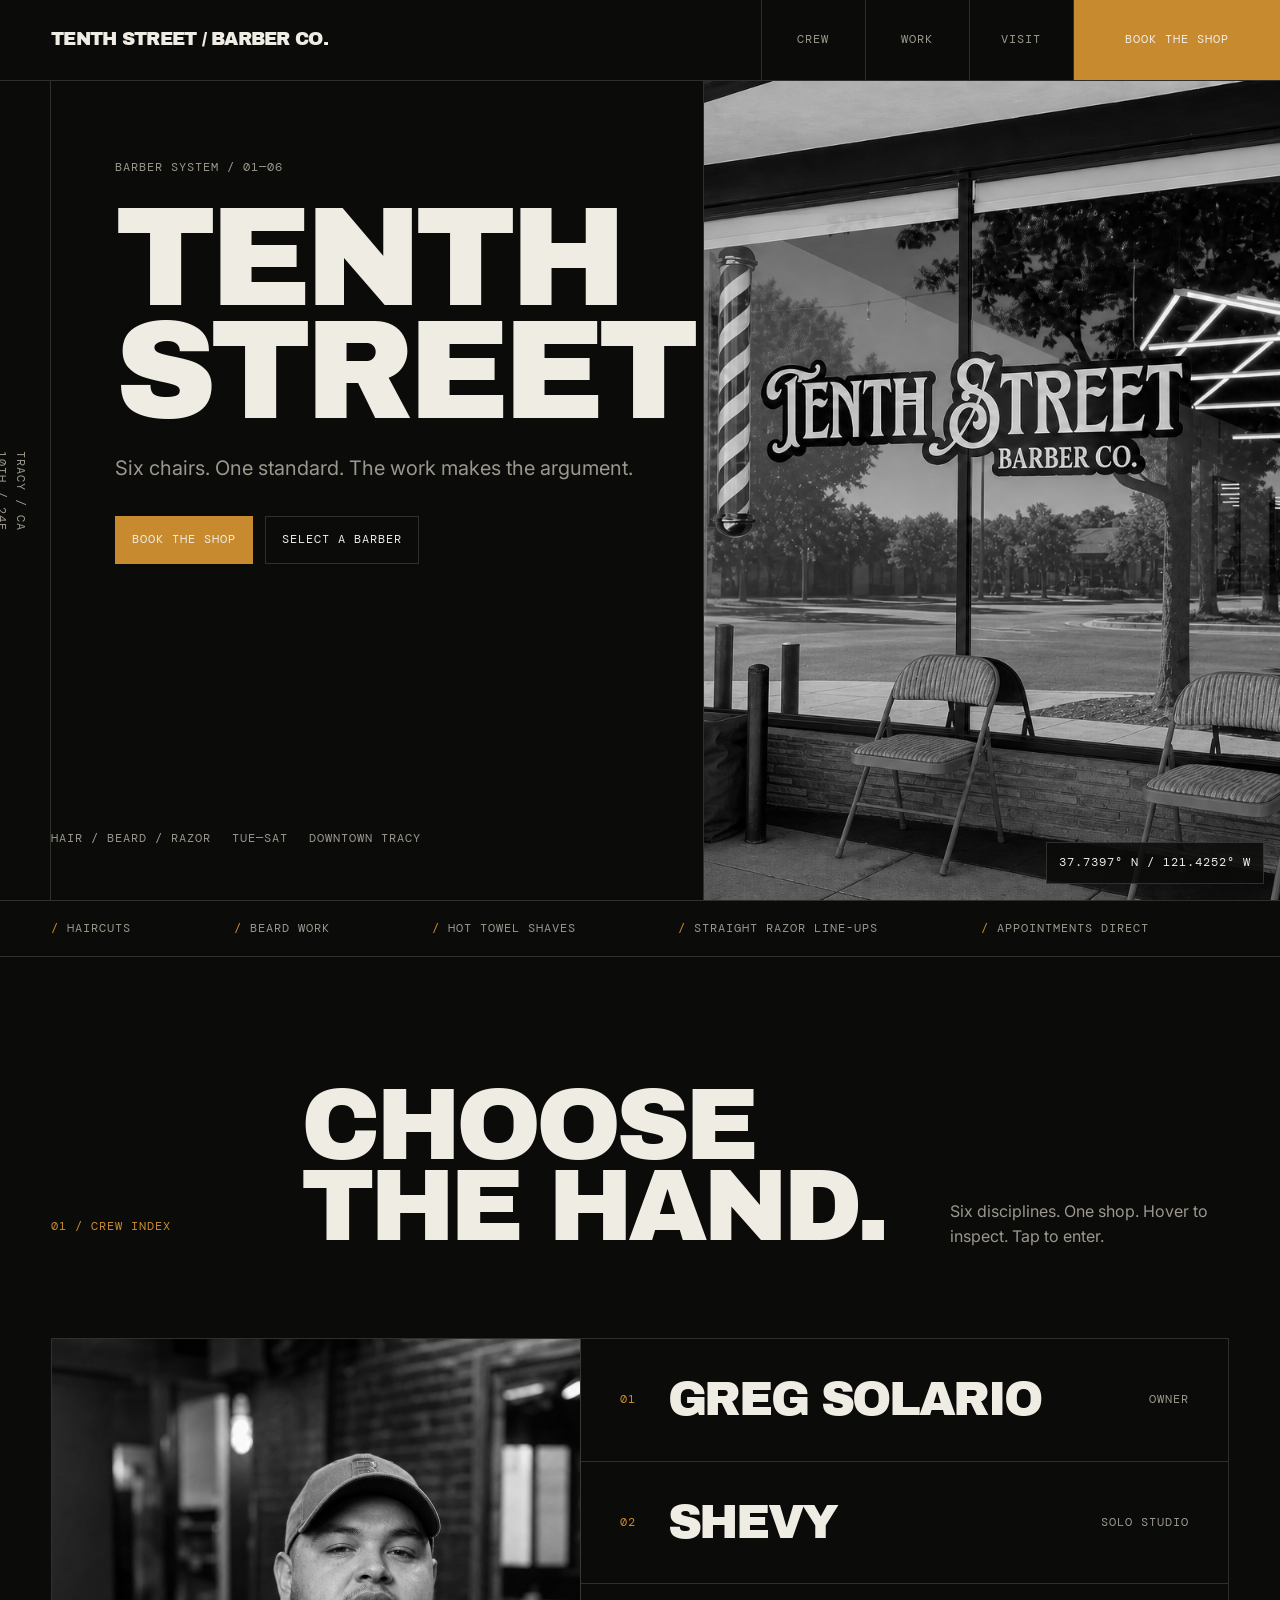
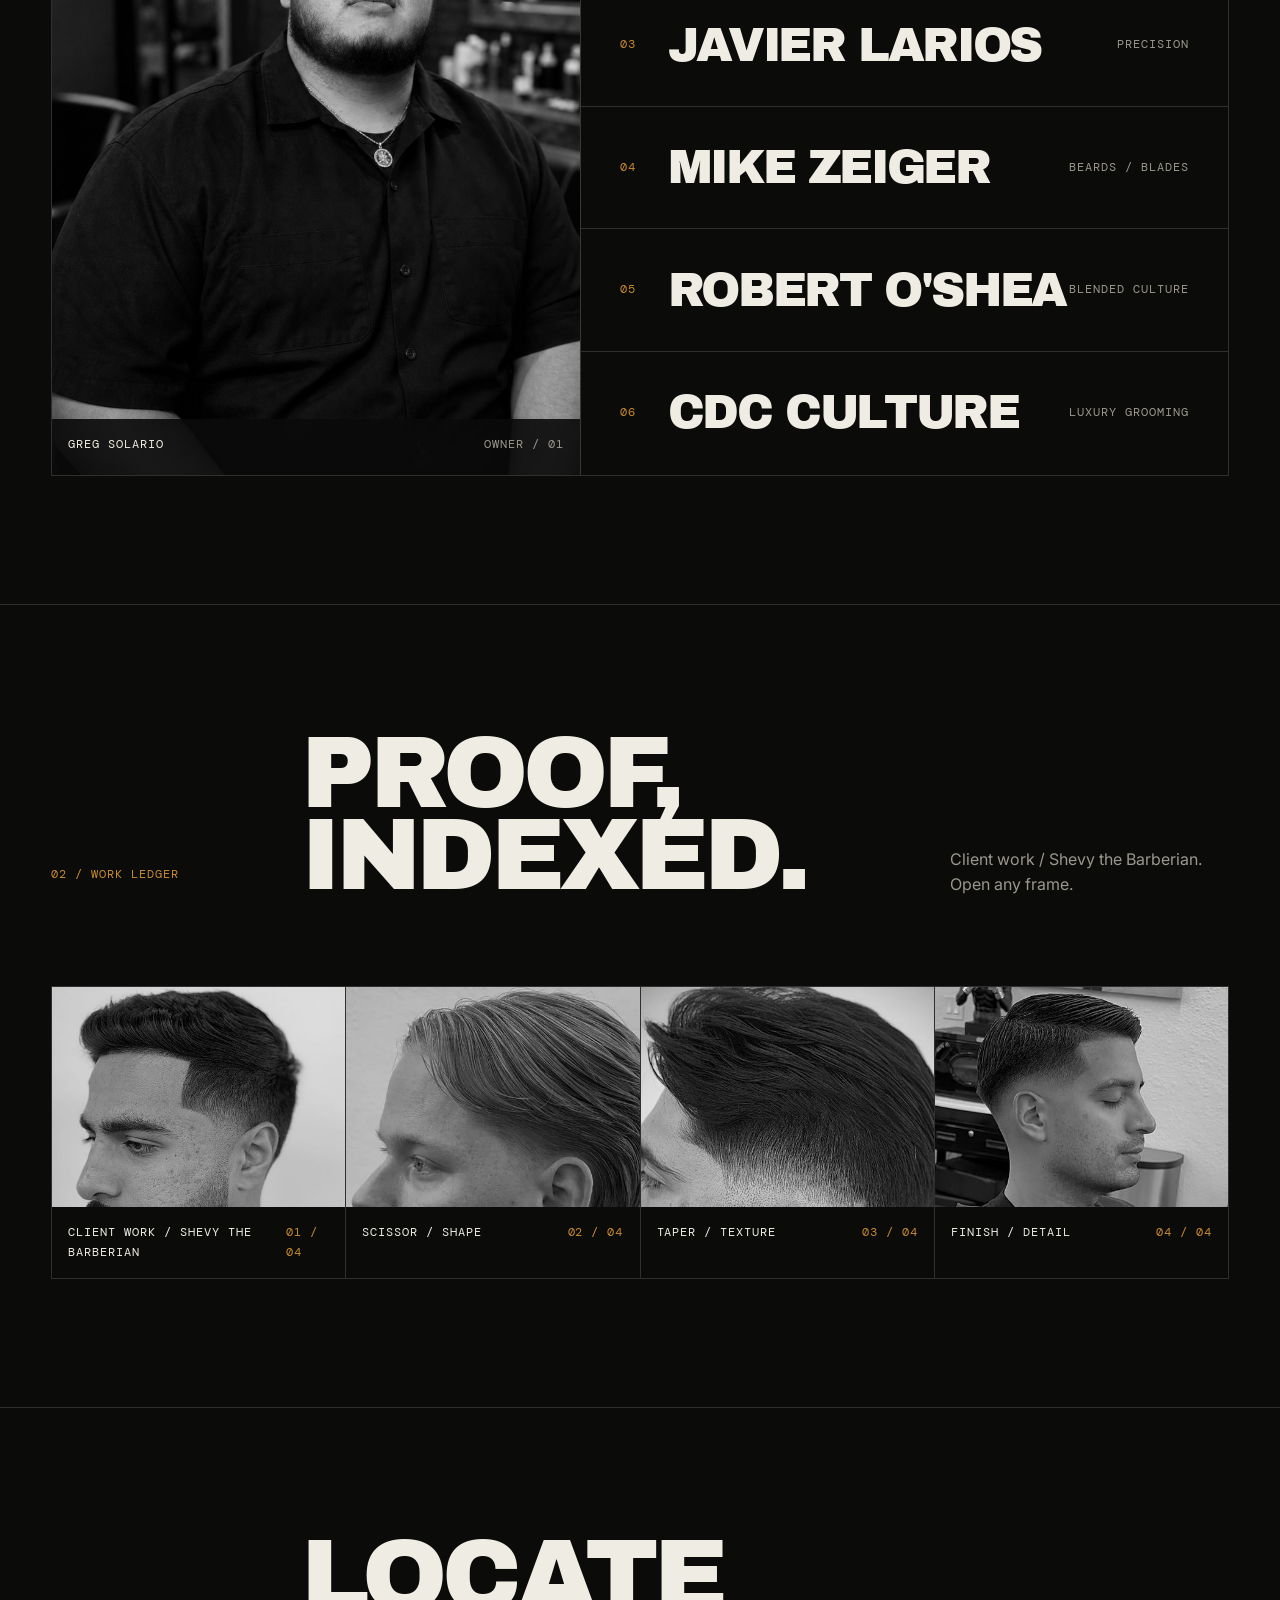
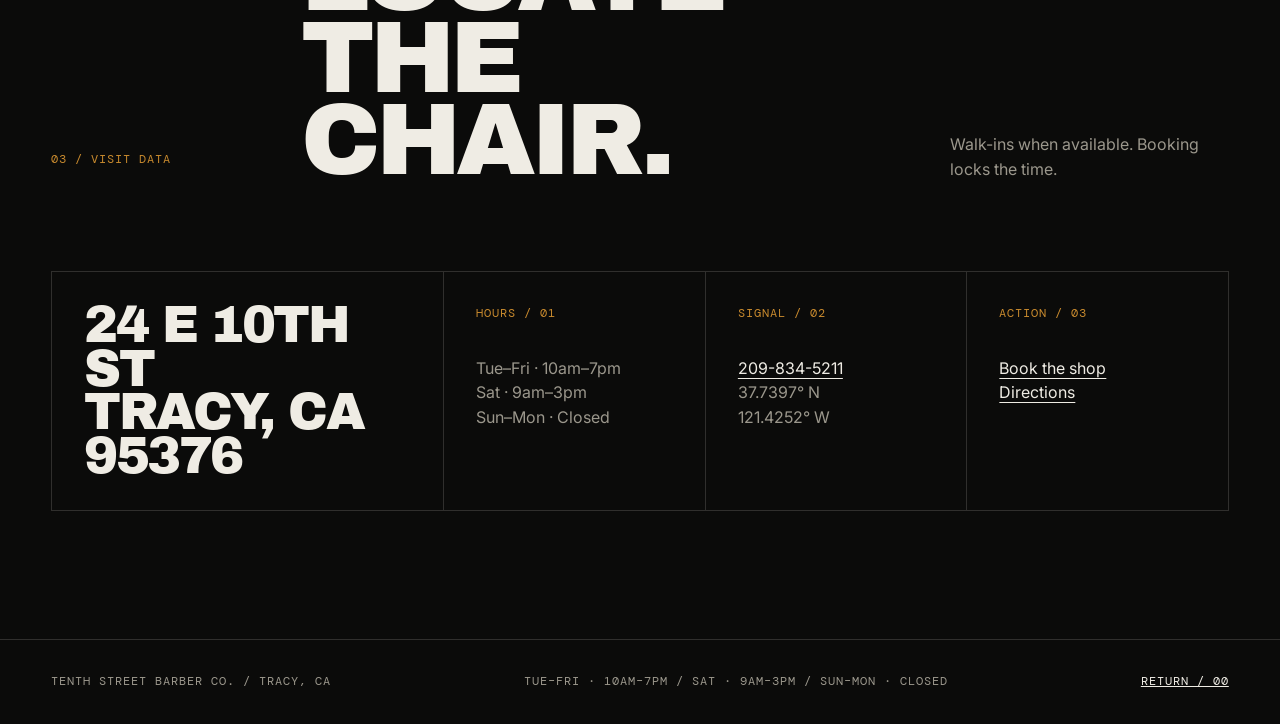
<file: index.html>
<!doctype html>
<html lang="en">
<head>
  <meta charset="utf-8">
  <meta name="viewport" content="width=device-width, initial-scale=1">
  <meta name="description" content="Tenth Street Barber Co. in downtown Tracy, California. Six barbers. Precise work. Direct booking.">
  <meta name="theme-color" content="#0b0b0a">
  <title>Tenth Street Barber Co. — Downtown Tracy, California</title>
  <link rel="preconnect" href="https://fonts.googleapis.com">
  <link rel="preconnect" href="https://fonts.gstatic.com" crossorigin>
  <link href="https://fonts.googleapis.com/css2?family=Archivo+Black&family=DM+Mono:wght@400;500&family=Inter:wght@400;500&display=swap" rel="stylesheet">
  <link rel="stylesheet" href="assets/site.css">
  <script src="assets/site.js" defer></script>
  <script type="application/ld+json">
  {
    "@context": "https://schema.org",
    "@type": "BarberShop",
    "name": "Tenth Street Barber Co.",
    "telephone": "+1-209-834-5211",
    "address": {
      "@type": "PostalAddress",
      "streetAddress": "24 E 10th St",
      "addressLocality": "Tracy",
      "addressRegion": "CA",
      "postalCode": "95376",
      "addressCountry": "US"
    },
    "openingHours": ["Tu-Fr 10:00-19:00", "Sa 09:00-15:00"],
    "sameAs": ["https://getsquire.com/booking/brands/tenth-street-barber-co"]
  }
  </script>
</head>
<body>
  <a class="skip-link" href="#main">Skip to content</a>

  <header class="site-header">
    <a class="brand" href="index.html">Tenth Street / Barber Co.</a>
    <nav class="site-nav" aria-label="Primary">
      <a href="#crew">Crew</a>
      <a href="#work">Work</a>
      <a href="#visit">Visit</a>
    </nav>
    <a class="action action-primary" href="https://getsquire.com/booking/brands/tenth-street-barber-co">Book the shop</a>
  </header>

  <main id="main">
    <section class="masthead-grid" id="hero" aria-labelledby="hero-title">
      <div class="hero-copy">
        <div class="hero-rail mono" aria-hidden="true">
          <span>TRACY / CA</span>
          <span>10TH / 24E</span>
        </div>
        <div class="hero-copy-inner">
          <p class="eyebrow">Barber system / 01—06</p>
          <h1 class="hero-title" id="hero-title">Tenth Street</h1>
          <p class="hero-statement">Six chairs. One standard. The work makes the argument.</p>
          <div class="action-row">
            <a class="action action-primary" href="https://getsquire.com/booking/brands/tenth-street-barber-co">Book the shop</a>
            <a class="action" href="#crew">Select a barber</a>
          </div>
        </div>
        <p class="profile-meta"><span>Hair / beard / razor</span><span>Tue—Sat</span><span>Downtown Tracy</span></p>
      </div>
      <figure class="hero-media">
        <img src="mock-assets/environment/hero-storefront-clean.png" alt="Tenth Street Barber Co. storefront in downtown Tracy" width="1536" height="1024" fetchpriority="high">
        <figcaption class="coordinates">37.7397&deg; N / 121.4252&deg; W</figcaption>
      </figure>
    </section>

    <div class="ticker" id="services" aria-label="Services">
      <span>Haircuts</span>
      <span>Beard work</span>
      <span>Hot towel shaves</span>
      <span>Straight razor line-ups</span>
      <span>Appointments direct</span>
    </div>

    <section class="section" id="crew" aria-labelledby="crew-title">
      <header class="section-head">
        <p class="section-index">01 / Crew index</p>
        <h2 class="section-title" id="crew-title">Choose the hand.</h2>
        <p class="section-intro">Six disciplines. One shop. Hover to inspect. Tap to enter.</p>
      </header>

      <div class="crew-layout">
        <figure class="crew-preview" data-crew-preview>
          <img src="mock-assets/crew/greg.png" alt="Portrait of Greg Solario" width="1122" height="1402" loading="lazy">
          <figcaption class="gallery-caption"><span data-preview-name>Greg Solario</span><span data-preview-role>Owner / 01</span></figcaption>
        </figure>
        <ol class="crew-index">
          <li><a class="crew-index-link" href="barbers/greg-solario/index.html" data-preview-src="mock-assets/crew/greg.png" data-preview-alt="Portrait of Greg Solario" data-preview-name="Greg Solario" data-preview-role="Owner / 01"><span class="crew-number">01</span><strong>Greg Solario</strong><span>Owner</span></a></li>
          <li><a class="crew-index-link" href="barbers/shevy-the-barberian/index.html" data-preview-src="mock-assets/crew/shevy.png" data-preview-alt="Portrait of Shevy the Barberian" data-preview-name="Shevy the Barberian" data-preview-role="Solo studio / 02"><span class="crew-number">02</span><strong>Shevy</strong><span>Solo studio</span></a></li>
          <li><a class="crew-index-link" href="barbers/javier-larios/index.html" data-preview-src="mock-assets/crew/javier.png" data-preview-alt="Portrait of Javier Larios" data-preview-name="Javier Larios" data-preview-role="Precision / 03"><span class="crew-number">03</span><strong>Javier Larios</strong><span>Precision</span></a></li>
          <li><a class="crew-index-link" href="barbers/mike-zeiger/index.html" data-preview-src="mock-assets/crew/mike.png" data-preview-alt="Portrait of Mike Zeiger" data-preview-name="Mike Zeiger" data-preview-role="Beards / blades / 04"><span class="crew-number">04</span><strong>Mike Zeiger</strong><span>Beards / blades</span></a></li>
          <li><a class="crew-index-link" href="barbers/robert-oshea/index.html" data-preview-src="mock-assets/crew/robert.png" data-preview-alt="Portrait of Robert O'Shea" data-preview-name="Robert O'Shea" data-preview-role="Blended culture / 05"><span class="crew-number">05</span><strong>Robert O'Shea</strong><span>Blended culture</span></a></li>
          <li><a class="crew-index-link" href="barbers/cdc-culture/index.html" data-preview-src="mock-assets/crew/casa-de-cortez.png" data-preview-alt="Casa de Cortez brand mark" data-preview-name="CDC Culture" data-preview-role="Luxury grooming / 06"><span class="crew-number">06</span><strong>CDC Culture</strong><span>Luxury grooming</span></a></li>
        </ol>
      </div>
    </section>

    <section class="section" id="work" aria-labelledby="work-title">
      <header class="section-head">
        <p class="section-index">02 / Work ledger</p>
        <h2 class="section-title" id="work-title">Proof, indexed.</h2>
        <p class="section-intro">Client work / Shevy the Barberian. Open any frame.</p>
      </header>

      <div class="gallery-grid">
        <figure class="work-card">
          <button class="gallery-trigger" type="button" data-lightbox-trigger aria-label="Enlarge precision fade"><img src="barbers/shevy-the-barberian/assets/source/booksy-05.jpg" alt="Clean skin fade with a precise lineup" width="640" height="360" loading="lazy"></button>
          <figcaption class="gallery-caption"><span>Client work / Shevy the Barberian</span><span class="gallery-number">01 / 04</span></figcaption>
        </figure>
        <figure class="work-card">
          <button class="gallery-trigger" type="button" data-lightbox-trigger aria-label="Enlarge classic shape"><img src="barbers/shevy-the-barberian/assets/source/booksy-01.jpg" alt="Neatly styled classic haircut" width="640" height="360" loading="lazy"></button>
          <figcaption class="gallery-caption"><span>Scissor / shape</span><span class="gallery-number">02 / 04</span></figcaption>
        </figure>
        <figure class="work-card">
          <button class="gallery-trigger" type="button" data-lightbox-trigger aria-label="Enlarge textured taper"><img src="barbers/shevy-the-barberian/assets/source/booksy-09.jpg" alt="Blended taper with textured styling" width="640" height="354" loading="lazy"></button>
          <figcaption class="gallery-caption"><span>Taper / texture</span><span class="gallery-number">03 / 04</span></figcaption>
        </figure>
        <figure class="work-card">
          <button class="gallery-trigger" type="button" data-lightbox-trigger aria-label="Enlarge final detail"><img src="barbers/shevy-the-barberian/assets/source/booksy-03.jpg" alt="Detailed haircut photographed from the side" width="640" height="360" loading="lazy"></button>
          <figcaption class="gallery-caption"><span>Finish / detail</span><span class="gallery-number">04 / 04</span></figcaption>
        </figure>
      </div>
    </section>

    <section class="section" id="visit" aria-labelledby="visit-title">
      <header class="section-head">
        <p class="section-index">03 / Visit data</p>
        <h2 class="section-title" id="visit-title">Locate the chair.</h2>
        <p class="section-intro">Walk-ins when available. Booking locks the time.</p>
      </header>
      <div class="visit-sheet">
        <p class="visit-lead">24 E 10th St<br>Tracy, CA 95376</p>
        <p class="data-value"><span class="data-label">Hours / 01</span>Tue–Fri · 10am–7pm<br>Sat · 9am–3pm<br>Sun–Mon · Closed</p>
        <p class="data-value"><span class="data-label">Signal / 02</span><a href="tel:+12098345211">209-834-5211</a><br>37.7397° N<br>121.4252° W</p>
        <p class="data-value"><span class="data-label">Action / 03</span><a href="https://getsquire.com/booking/brands/tenth-street-barber-co">Book the shop</a><br><a href="https://www.google.com/maps/dir/?api=1&amp;destination=24+E+10th+St+Tracy+CA+95376">Directions</a></p>
      </div>
    </section>
  </main>

  <footer class="site-footer">
    <p class="footer-meta"><span>Tenth Street Barber Co. / Tracy, CA</span><span>Tue–Fri · 10am–7pm / Sat · 9am–3pm / Sun–Mon · Closed</span><a href="#hero">Return / 00</a></p>
  </footer>

  <div class="lightbox" data-lightbox role="dialog" aria-modal="true" aria-labelledby="lightbox-caption" aria-hidden="true">
    <div class="lightbox-top"><p class="lightbox-count" data-lightbox-count aria-live="polite">01 / 04</p><button class="icon-button" type="button" data-lightbox-close aria-label="Close enlarged photo">×</button></div>
    <div class="lightbox-stage"><button class="icon-button" type="button" data-lightbox-prev aria-label="Previous photo">←</button><figure class="lightbox-figure"><img class="lightbox-image" data-lightbox-image src="[data-uri]" alt="" width="1" height="1" loading="lazy"><figcaption class="sr-only" id="lightbox-caption">Selected work</figcaption></figure><button class="icon-button" type="button" data-lightbox-next aria-label="Next photo">→</button></div>
    <p class="lightbox-caption" data-lightbox-caption>Selected work</p>
  </div>
</body>
</html>
</file>
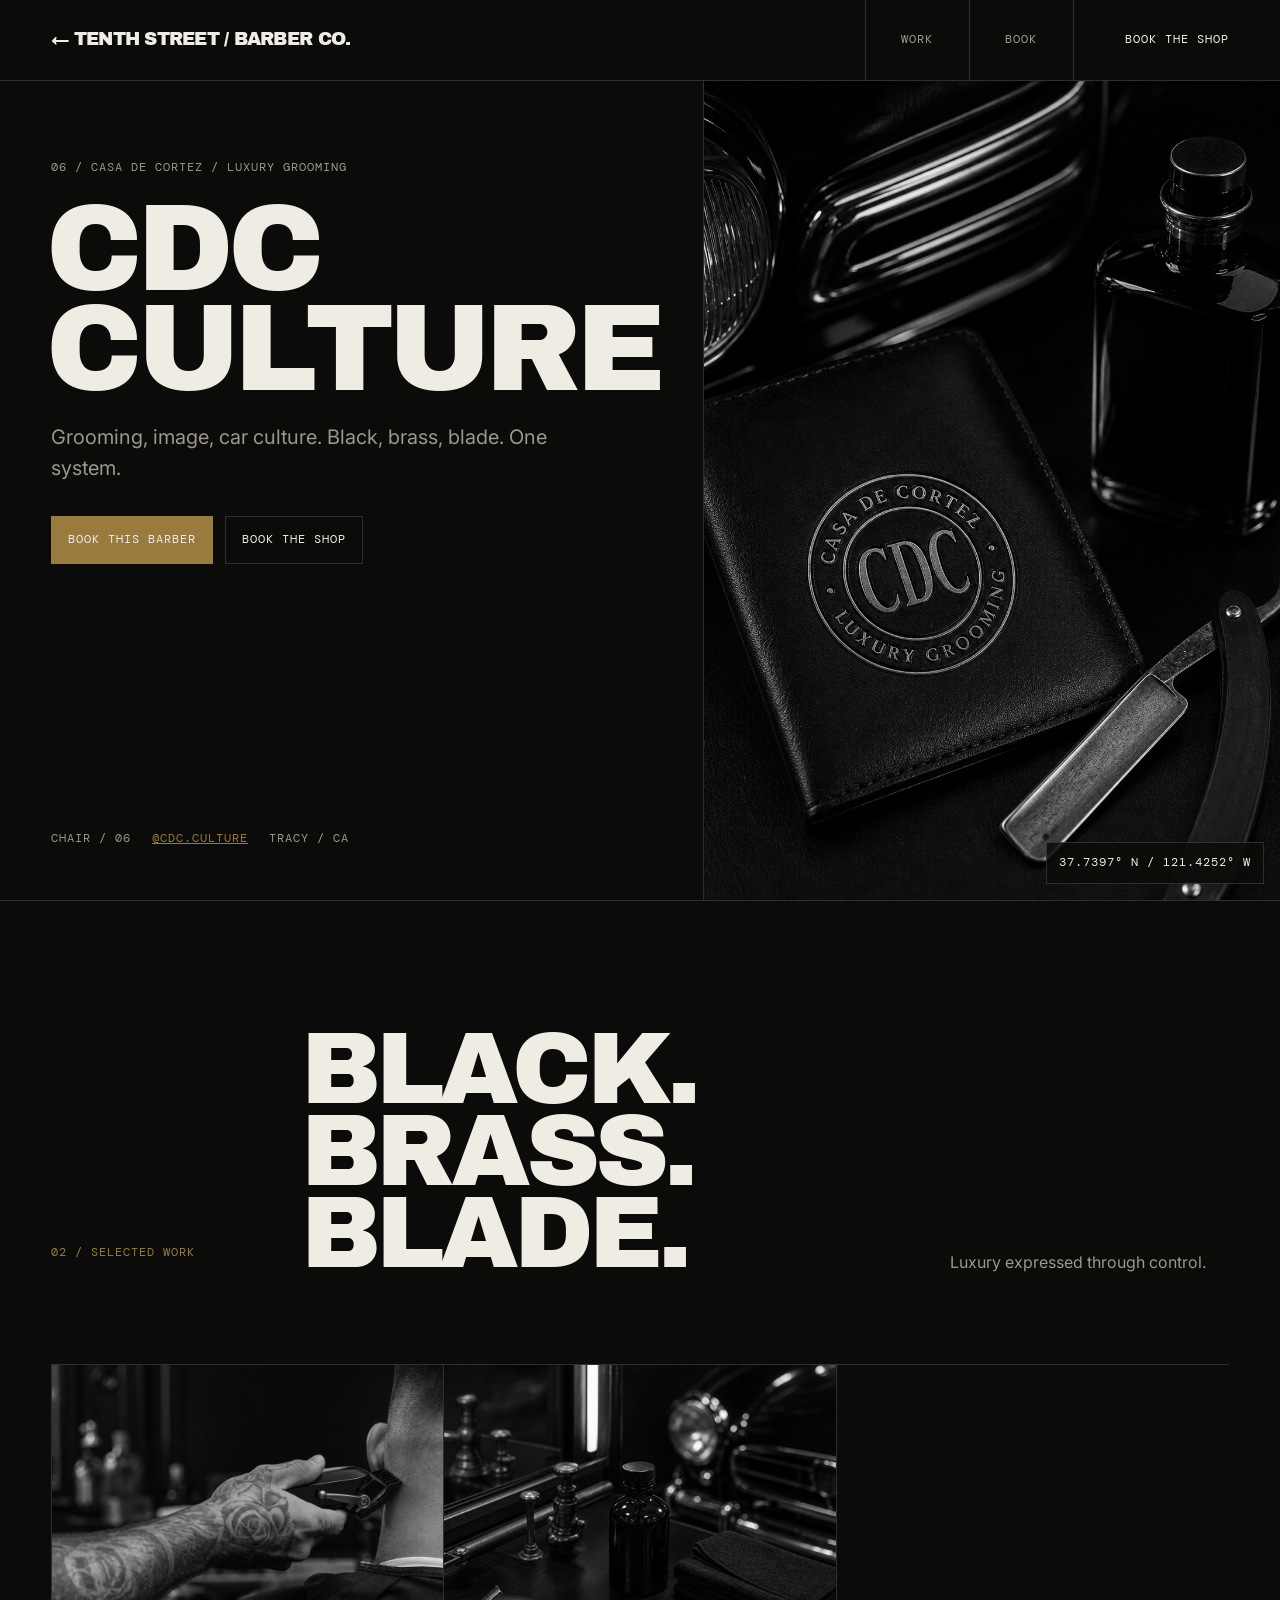
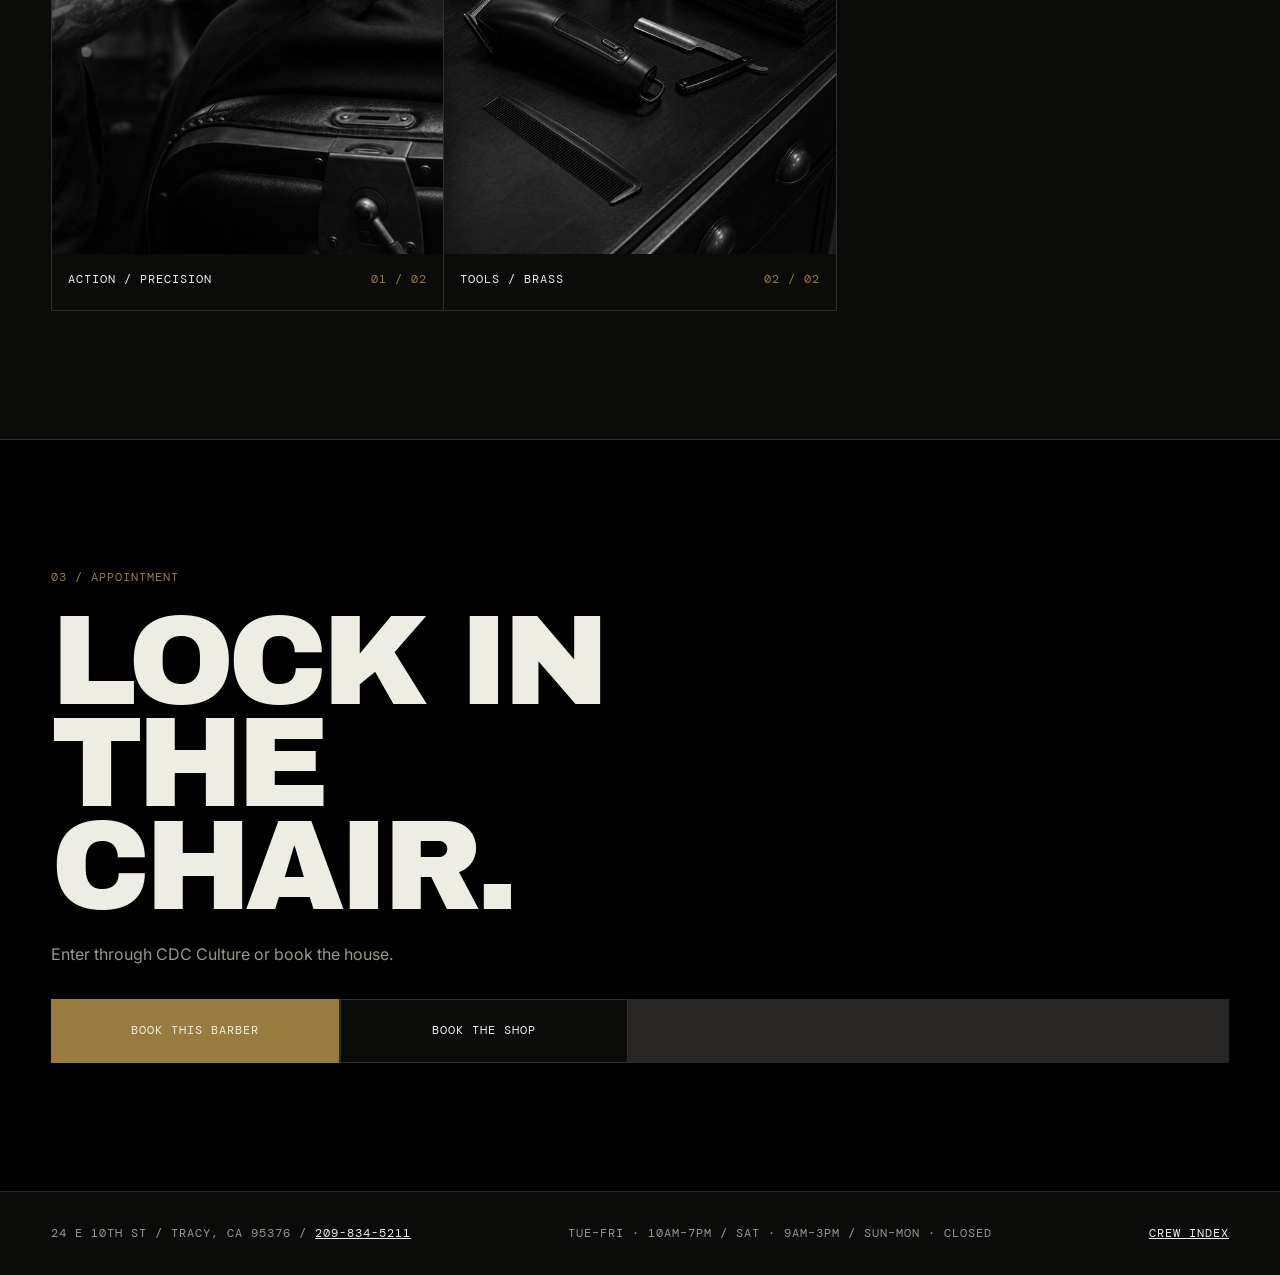
<file: barbers/cdc-culture/index.html>
<!doctype html>
<html lang="en">
<head><meta charset="utf-8"><meta name="viewport" content="width=device-width, initial-scale=1"><meta name="description" content="CDC Culture and Casa de Cortez — luxury grooming at Tenth Street Barber Co. in Tracy, California."><meta name="theme-color" content="#0b0b0a"><title>CDC Culture — Tenth Street Barber Co.</title><link rel="preconnect" href="https://fonts.googleapis.com"><link rel="preconnect" href="https://fonts.gstatic.com" crossorigin><link href="https://fonts.googleapis.com/css2?family=Archivo+Black&family=DM+Mono:wght@400;500&family=Inter:wght@400;500&display=swap" rel="stylesheet"><link rel="stylesheet" href="../../assets/site.css"><script src="../../assets/site.js" defer></script></head>
<body style="--accent: #9a7b3f;">
  <a class="skip-link" href="#main">Skip to content</a><header class="site-header"><a class="breadcrumb" href="../../index.html">← Tenth Street / Barber Co.</a><nav class="site-nav" aria-label="Profile"><a href="#work">Work</a><a href="#book">Book</a></nav><a class="action" href="https://getsquire.com/booking/brands/tenth-street-barber-co">Book the shop</a></header>
  <main id="main"><section class="profile-hero" aria-labelledby="profile-title"><div class="profile-copy"><div><p class="eyebrow">06 / Casa de Cortez / Luxury grooming</p><h1 class="profile-title" id="profile-title">CDC Culture</h1><p class="profile-bio">Grooming, image, car culture. Black, brass, blade. One system.</p><div class="action-row"><a class="action action-primary" href="https://www.instagram.com/cdc.culture/">Book this barber</a><a class="action" href="https://getsquire.com/booking/brands/tenth-street-barber-co">Book the shop</a></div></div><p class="profile-meta"><span>Chair / 06</span><a href="https://www.instagram.com/cdc.culture/">@cdc.culture</a><span>Tracy / CA</span></p></div><figure class="profile-media"><img src="assets/hero-v2.png" alt="Casa de Cortez luxury grooming campaign image with the CDC brand mark" width="1122" height="1402" fetchpriority="high"><figcaption class="coordinates">37.7397° N / 121.4252° W</figcaption></figure></section>
    <section class="section" id="work" aria-labelledby="work-title"><header class="section-head"><p class="section-index">02 / Selected work</p><h2 class="section-title" id="work-title">Black. Brass. Blade.</h2><p class="section-intro">Luxury expressed through control.</p></header><div class="gallery-grid profile-gallery"><figure class="work-card"><button class="gallery-trigger" type="button" data-lightbox-trigger aria-label="Enlarge CDC clipper work"><img src="assets/action-v3.png" alt="Precision clipper work in the CDC Culture style" width="1003" height="1568" loading="lazy"></button><figcaption class="gallery-caption"><span>Action / precision</span><span class="gallery-number">01 / 02</span></figcaption></figure><figure class="work-card"><button class="gallery-trigger" type="button" data-lightbox-trigger aria-label="Enlarge CDC tools"><img src="assets/gear-v3.png" alt="Black and brass barber tools at a CDC Culture station" width="1122" height="1402" loading="lazy"></button><figcaption class="gallery-caption"><span>Tools / brass</span><span class="gallery-number">02 / 02</span></figcaption></figure></div></section>
    <section class="booking-band" id="book" aria-labelledby="book-title"><p class="section-index">03 / Appointment</p><h2 class="booking-title" id="book-title">LOCK IN THE CHAIR.</h2><p class="booking-copy">Enter through CDC Culture or book the house.</p><div class="booking-actions"><a class="action action-primary" href="https://www.instagram.com/cdc.culture/">Book this barber</a><a class="action" href="https://getsquire.com/booking/brands/tenth-street-barber-co">Book the shop</a></div></section></main>
  <footer class="site-footer"><p class="footer-meta"><span>24 E 10th St / Tracy, CA 95376 / <a href="tel:+12098345211">209-834-5211</a></span><span>Tue–Fri · 10am–7pm / Sat · 9am–3pm / Sun–Mon · Closed</span><a href="../../index.html#crew">Crew index</a></p></footer>
  <div class="lightbox" data-lightbox role="dialog" aria-modal="true" aria-labelledby="lightbox-caption" aria-hidden="true"><div class="lightbox-top"><p class="lightbox-count" data-lightbox-count>01 / 02</p><button class="icon-button" type="button" data-lightbox-close aria-label="Close enlarged photo">×</button></div><div class="lightbox-stage"><button class="icon-button" type="button" data-lightbox-prev aria-label="Previous photo">←</button><figure class="lightbox-figure"><img class="lightbox-image" data-lightbox-image src="[data-uri]" alt="" width="1" height="1" loading="lazy"><figcaption class="sr-only" id="lightbox-caption">Selected work</figcaption></figure><button class="icon-button" type="button" data-lightbox-next aria-label="Next photo">→</button></div><p class="lightbox-caption" data-lightbox-caption>Selected work</p></div>
</body></html>
</file>
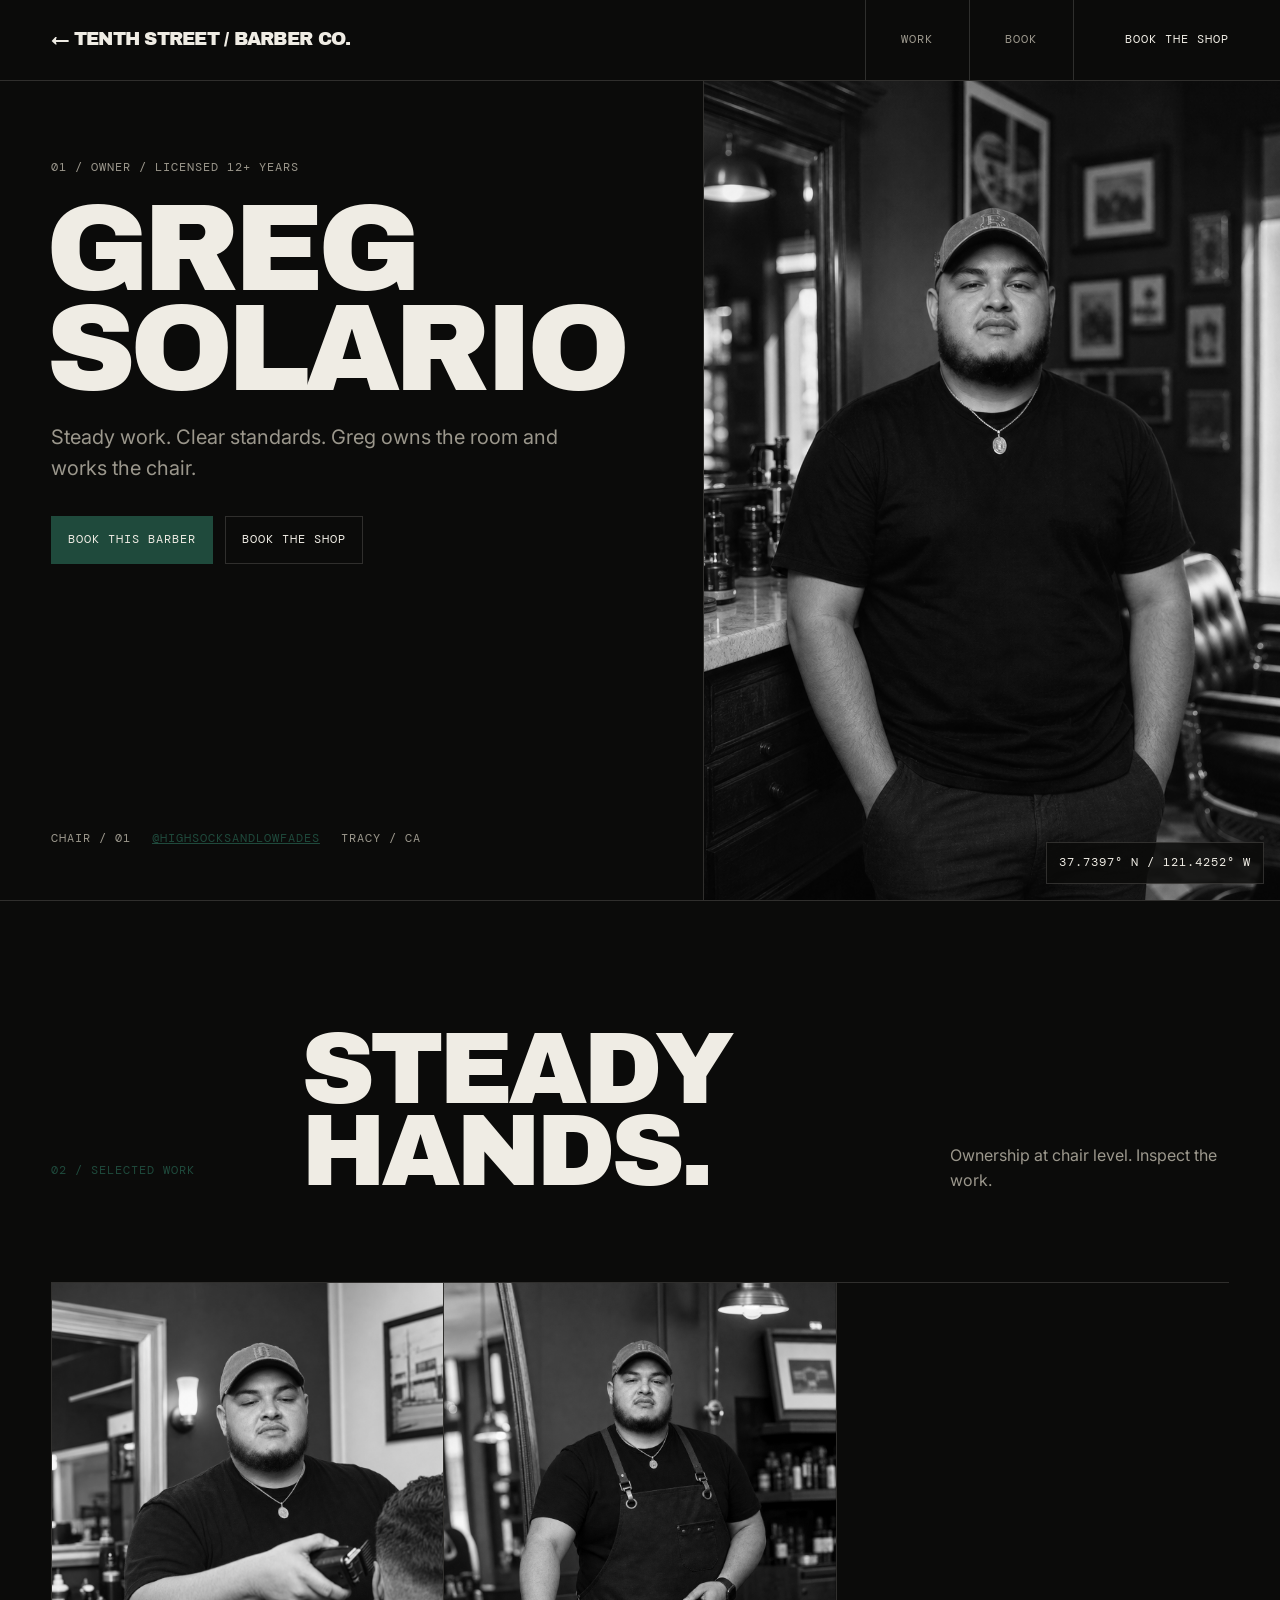
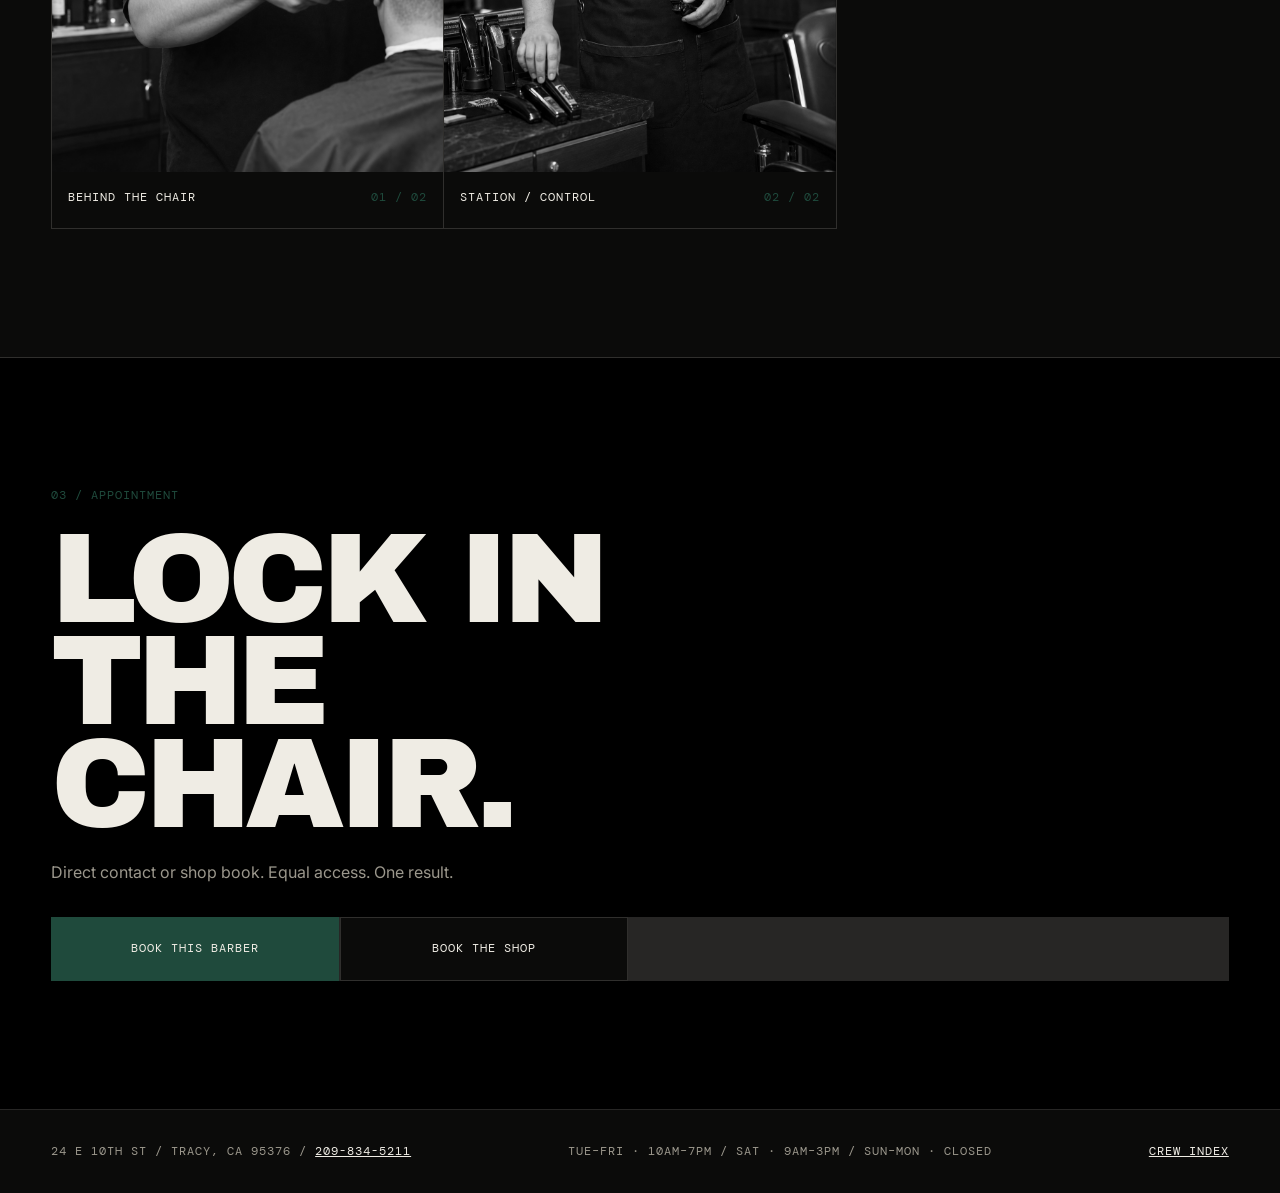
<file: barbers/greg-solario/index.html>
<!doctype html>
<html lang="en">
<head>
  <meta charset="utf-8"><meta name="viewport" content="width=device-width, initial-scale=1">
  <meta name="description" content="Greg Solario — owner and barber at Tenth Street Barber Co. in Tracy, California.">
  <meta name="theme-color" content="#0b0b0a"><title>Greg Solario — Tenth Street Barber Co.</title>
  <link rel="preconnect" href="https://fonts.googleapis.com"><link rel="preconnect" href="https://fonts.gstatic.com" crossorigin>
  <link href="https://fonts.googleapis.com/css2?family=Archivo+Black&family=DM+Mono:wght@400;500&family=Inter:wght@400;500&display=swap" rel="stylesheet">
  <link rel="stylesheet" href="../../assets/site.css"><script src="../../assets/site.js" defer></script>
</head>
<body style="--accent: #1f4a3c;">
  <a class="skip-link" href="#main">Skip to content</a>
  <header class="site-header"><a class="breadcrumb" href="../../index.html">← Tenth Street / Barber Co.</a><nav class="site-nav" aria-label="Profile"><a href="#work">Work</a><a href="#book">Book</a></nav><a class="action" href="https://getsquire.com/booking/brands/tenth-street-barber-co">Book the shop</a></header>
  <main id="main">
    <section class="profile-hero" aria-labelledby="profile-title">
      <div class="profile-copy"><div><p class="eyebrow">01 / Owner / Licensed 12+ years</p><h1 class="profile-title" id="profile-title">Greg Solario</h1><p class="profile-bio">Steady work. Clear standards. Greg owns the room and works the chair.</p><div class="action-row"><a class="action action-primary" href="https://www.instagram.com/highsocksandlowfades/">Book this barber</a><a class="action" href="https://getsquire.com/booking/brands/tenth-street-barber-co">Book the shop</a></div></div><p class="profile-meta"><span>Chair / 01</span><a href="https://www.instagram.com/highsocksandlowfades/">@highsocksandlowfades</a><span>Tracy / CA</span></p></div>
      <figure class="profile-media"><img src="assets/hero-v2.png" alt="Portrait of Greg Solario" width="1122" height="1402" fetchpriority="high"><figcaption class="coordinates">37.7397° N / 121.4252° W</figcaption></figure>
    </section>
    <section class="section" id="work" aria-labelledby="work-title"><header class="section-head"><p class="section-index">02 / Selected work</p><h2 class="section-title" id="work-title">Steady hands.</h2><p class="section-intro">Ownership at chair level. Inspect the work.</p></header>
      <div class="gallery-grid profile-gallery">
        <figure class="work-card"><button class="gallery-trigger" type="button" data-lightbox-trigger aria-label="Enlarge Greg working"><img src="assets/action-v3.png" alt="Greg cutting a client's hair" width="1122" height="1402" loading="lazy"></button><figcaption class="gallery-caption"><span>Behind the chair</span><span class="gallery-number">01 / 02</span></figcaption></figure>
        <figure class="work-card"><button class="gallery-trigger" type="button" data-lightbox-trigger aria-label="Enlarge Greg's station"><img src="assets/gear-v3.png" alt="Greg at his station in barber gear" width="1122" height="1402" loading="lazy"></button><figcaption class="gallery-caption"><span>Station / control</span><span class="gallery-number">02 / 02</span></figcaption></figure>
      </div>
    </section>
    <section class="booking-band" id="book" aria-labelledby="book-title"><p class="section-index">03 / Appointment</p><h2 class="booking-title" id="book-title">LOCK IN THE CHAIR.</h2><p class="booking-copy">Direct contact or shop book. Equal access. One result.</p><div class="booking-actions"><a class="action action-primary" href="https://www.instagram.com/highsocksandlowfades/">Book this barber</a><a class="action" href="https://getsquire.com/booking/brands/tenth-street-barber-co">Book the shop</a></div></section>
  </main>
  <footer class="site-footer"><p class="footer-meta"><span>24 E 10th St / Tracy, CA 95376 / <a href="tel:+12098345211">209-834-5211</a></span><span>Tue–Fri · 10am–7pm / Sat · 9am–3pm / Sun–Mon · Closed</span><a href="../../index.html#crew">Crew index</a></p></footer>
  <div class="lightbox" data-lightbox role="dialog" aria-modal="true" aria-labelledby="lightbox-caption" aria-hidden="true"><div class="lightbox-top"><p class="lightbox-count" data-lightbox-count>01 / 02</p><button class="icon-button" type="button" data-lightbox-close aria-label="Close enlarged photo">×</button></div><div class="lightbox-stage"><button class="icon-button" type="button" data-lightbox-prev aria-label="Previous photo">←</button><figure class="lightbox-figure"><img class="lightbox-image" data-lightbox-image src="[data-uri]" alt="" width="1" height="1" loading="lazy"><figcaption class="sr-only" id="lightbox-caption">Selected work</figcaption></figure><button class="icon-button" type="button" data-lightbox-next aria-label="Next photo">→</button></div><p class="lightbox-caption" data-lightbox-caption>Selected work</p></div>
</body>
</html>
</file>
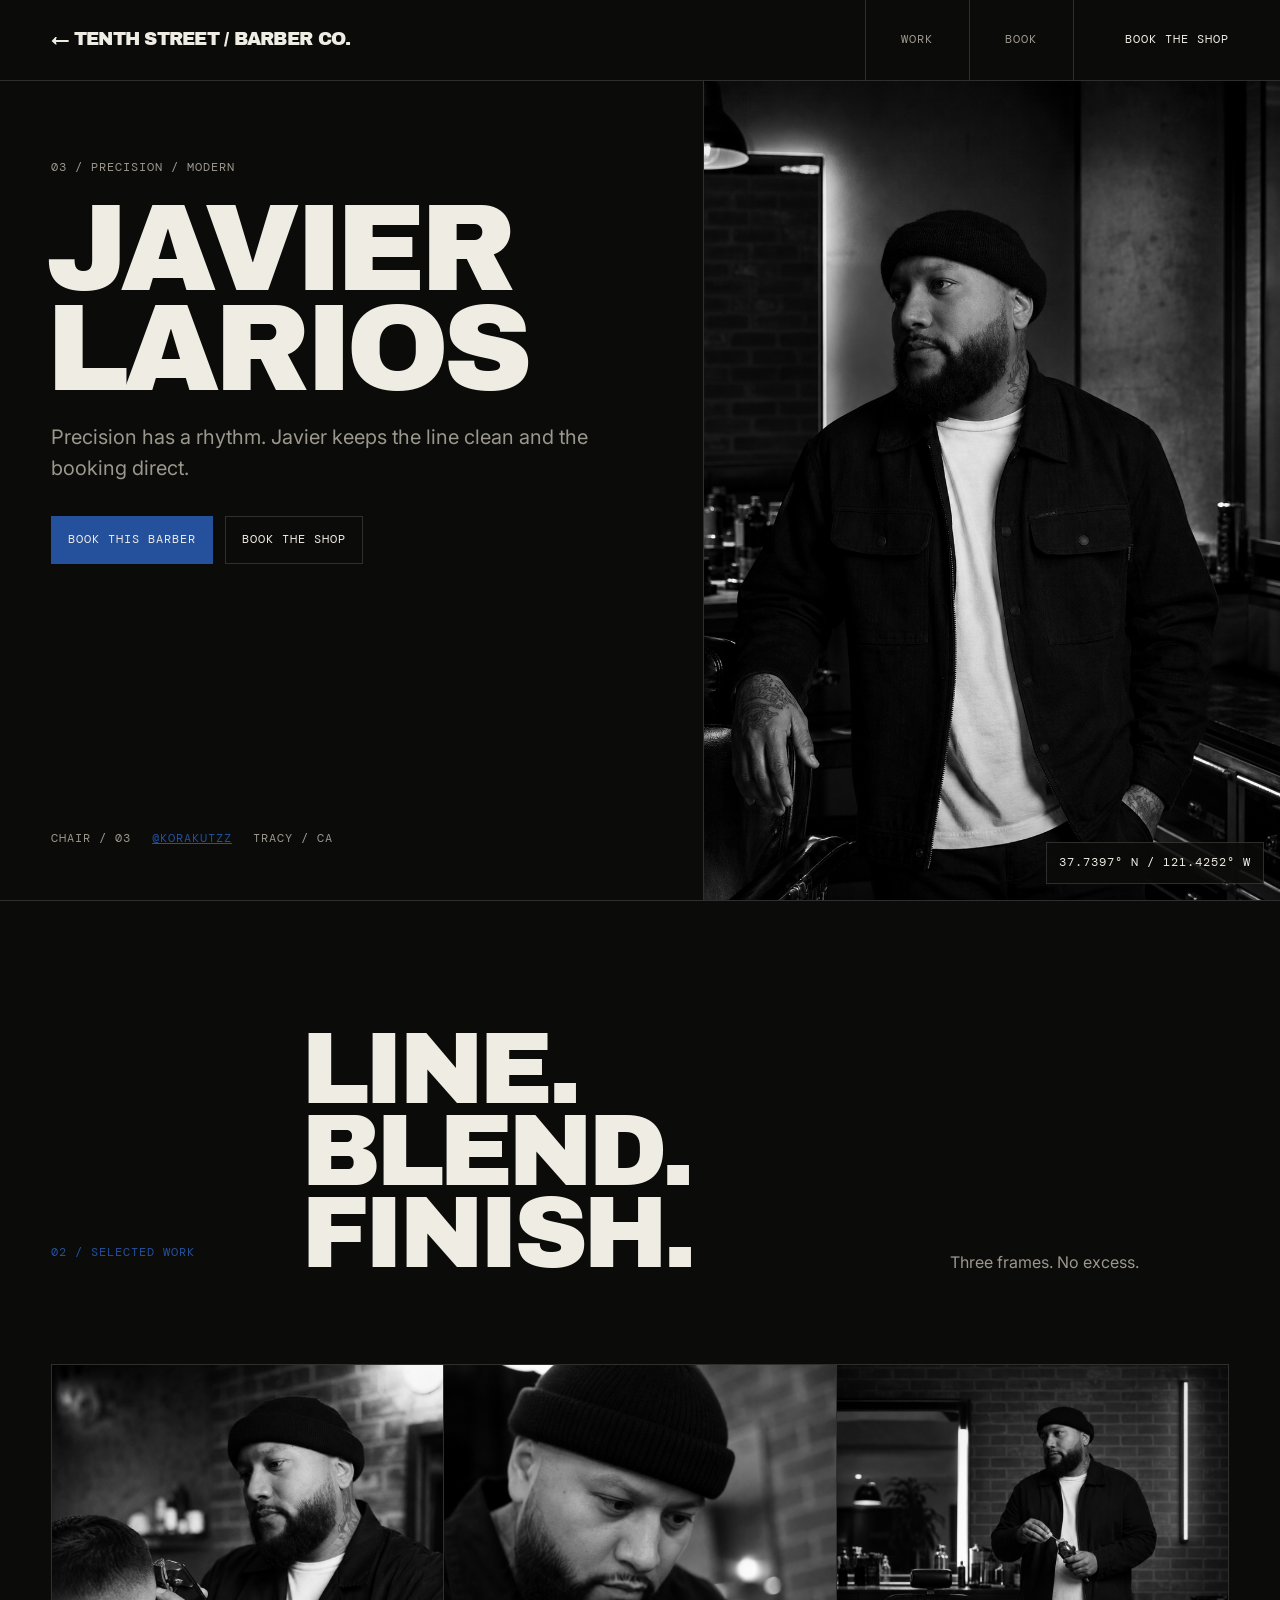
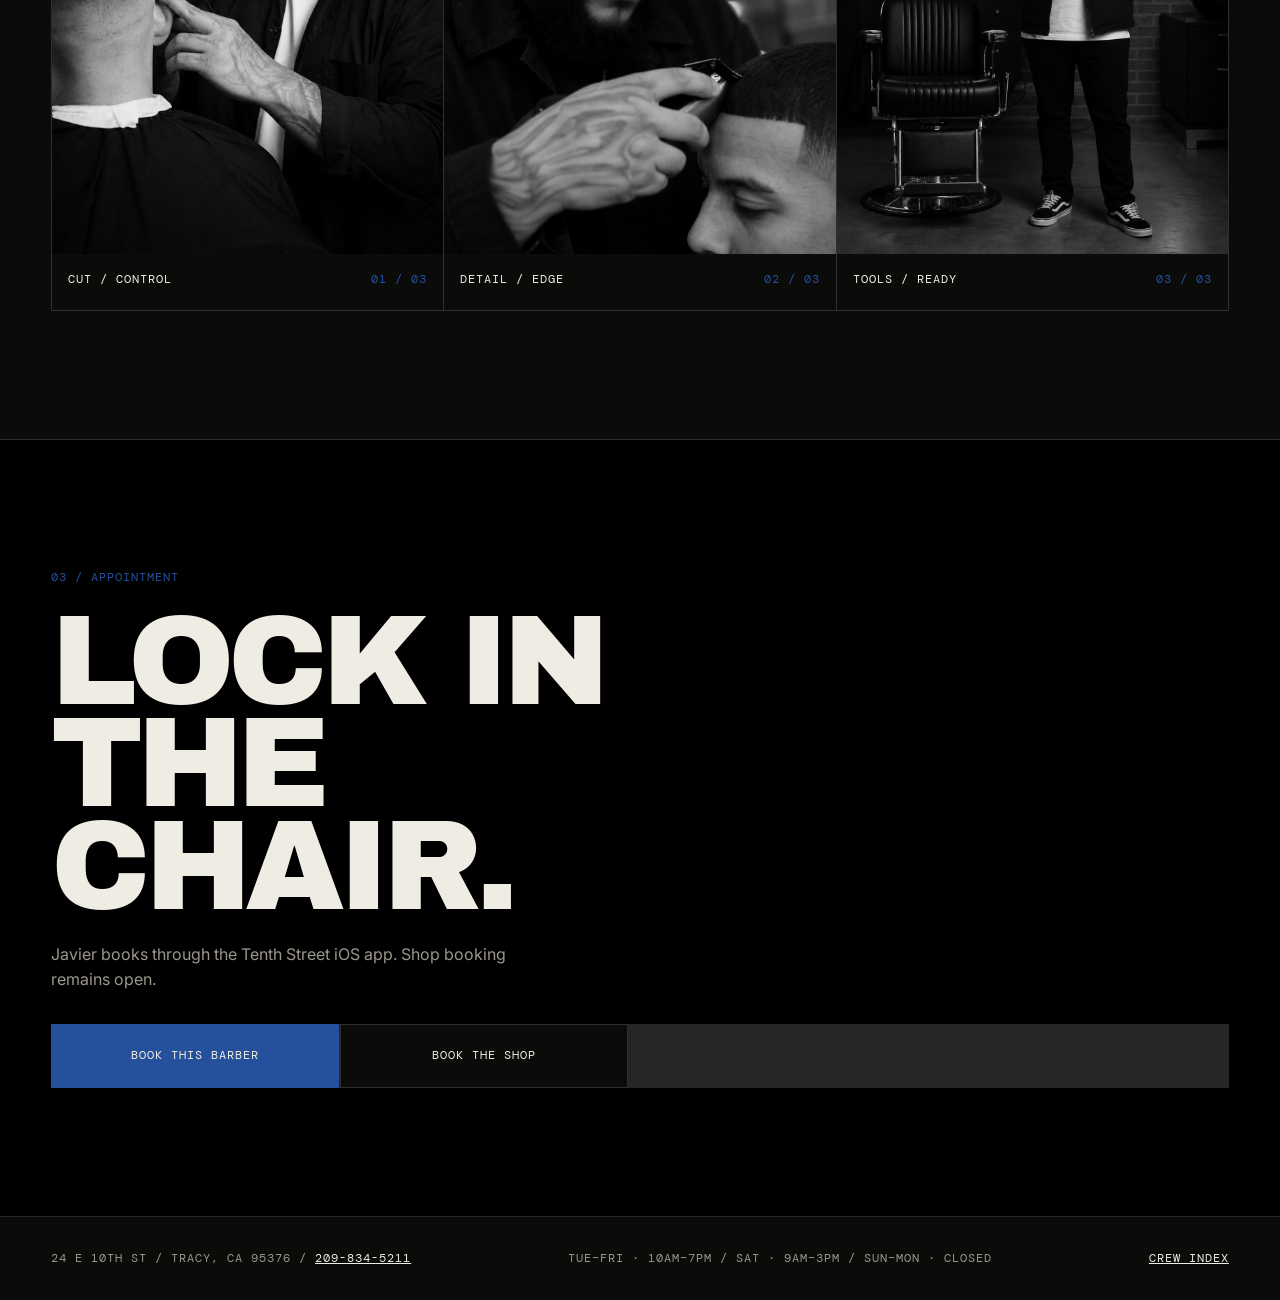
<file: barbers/javier-larios/index.html>
<!doctype html>
<html lang="en">
<head>
  <meta charset="utf-8"><meta name="viewport" content="width=device-width, initial-scale=1"><meta name="description" content="Javier Larios — precision barber at Tenth Street Barber Co. in Tracy, California."><meta name="theme-color" content="#0b0b0a"><title>Javier Larios — Tenth Street Barber Co.</title>
  <link rel="preconnect" href="https://fonts.googleapis.com"><link rel="preconnect" href="https://fonts.gstatic.com" crossorigin><link href="https://fonts.googleapis.com/css2?family=Archivo+Black&family=DM+Mono:wght@400;500&family=Inter:wght@400;500&display=swap" rel="stylesheet"><link rel="stylesheet" href="../../assets/site.css"><script src="../../assets/site.js" defer></script>
</head>
<body style="--accent: #24509c;">
  <a class="skip-link" href="#main">Skip to content</a><header class="site-header"><a class="breadcrumb" href="../../index.html">← Tenth Street / Barber Co.</a><nav class="site-nav" aria-label="Profile"><a href="#work">Work</a><a href="#book">Book</a></nav><a class="action" href="https://getsquire.com/booking/brands/tenth-street-barber-co">Book the shop</a></header>
  <main id="main">
    <section class="profile-hero" aria-labelledby="profile-title"><div class="profile-copy"><div><p class="eyebrow">03 / Precision / Modern</p><h1 class="profile-title" id="profile-title">Javier Larios</h1><p class="profile-bio">Precision has a rhythm. Javier keeps the line clean and the booking direct.</p><div class="action-row"><a class="action action-primary" href="https://apps.apple.com/us/app/tenth-street-barber-co/id6744204211">Book this barber</a><a class="action" href="https://getsquire.com/booking/brands/tenth-street-barber-co">Book the shop</a></div></div><p class="profile-meta"><span>Chair / 03</span><a href="https://www.instagram.com/korakutzz/">@korakutzz</a><span>Tracy / CA</span></p></div><figure class="profile-media"><img src="assets/hero-v2.png" alt="Portrait of Javier Larios" width="1122" height="1402" fetchpriority="high"><figcaption class="coordinates">37.7397° N / 121.4252° W</figcaption></figure></section>
    <section class="section" id="work" aria-labelledby="work-title"><header class="section-head"><p class="section-index">02 / Selected work</p><h2 class="section-title" id="work-title">Line. Blend. Finish.</h2><p class="section-intro">Three frames. No excess.</p></header><div class="gallery-grid profile-gallery">
      <figure class="work-card"><button class="gallery-trigger" type="button" data-lightbox-trigger aria-label="Enlarge Javier working"><img src="assets/work-01.png" alt="Javier cutting a client's hair" width="1122" height="1402" loading="lazy"></button><figcaption class="gallery-caption"><span>Cut / control</span><span class="gallery-number">01 / 03</span></figcaption></figure>
      <figure class="work-card"><button class="gallery-trigger" type="button" data-lightbox-trigger aria-label="Enlarge Javier detailing"><img src="assets/work-02.png" alt="Javier detailing a fade with clippers" width="1122" height="1402" loading="lazy"></button><figcaption class="gallery-caption"><span>Detail / edge</span><span class="gallery-number">02 / 03</span></figcaption></figure>
      <figure class="work-card"><button class="gallery-trigger" type="button" data-lightbox-trigger aria-label="Enlarge Javier's tools"><img src="assets/work-03.png" alt="Javier preparing his clippers beside his chair" width="1122" height="1402" loading="lazy"></button><figcaption class="gallery-caption"><span>Tools / ready</span><span class="gallery-number">03 / 03</span></figcaption></figure>
    </div></section>
    <section class="booking-band" id="book" aria-labelledby="book-title"><p class="section-index">03 / Appointment</p><h2 class="booking-title" id="book-title">LOCK IN THE CHAIR.</h2><p class="booking-copy">Javier books through the Tenth Street iOS app. Shop booking remains open.</p><div class="booking-actions"><a class="action action-primary" href="https://apps.apple.com/us/app/tenth-street-barber-co/id6744204211">Book this barber</a><a class="action" href="https://getsquire.com/booking/brands/tenth-street-barber-co">Book the shop</a></div></section>
  </main><footer class="site-footer"><p class="footer-meta"><span>24 E 10th St / Tracy, CA 95376 / <a href="tel:+12098345211">209-834-5211</a></span><span>Tue–Fri · 10am–7pm / Sat · 9am–3pm / Sun–Mon · Closed</span><a href="../../index.html#crew">Crew index</a></p></footer>
  <div class="lightbox" data-lightbox role="dialog" aria-modal="true" aria-labelledby="lightbox-caption" aria-hidden="true"><div class="lightbox-top"><p class="lightbox-count" data-lightbox-count>01 / 03</p><button class="icon-button" type="button" data-lightbox-close aria-label="Close enlarged photo">×</button></div><div class="lightbox-stage"><button class="icon-button" type="button" data-lightbox-prev aria-label="Previous photo">←</button><figure class="lightbox-figure"><img class="lightbox-image" data-lightbox-image src="[data-uri]" alt="" width="1" height="1" loading="lazy"><figcaption class="sr-only" id="lightbox-caption">Selected work</figcaption></figure><button class="icon-button" type="button" data-lightbox-next aria-label="Next photo">→</button></div><p class="lightbox-caption" data-lightbox-caption>Selected work</p></div>
</body></html>
</file>
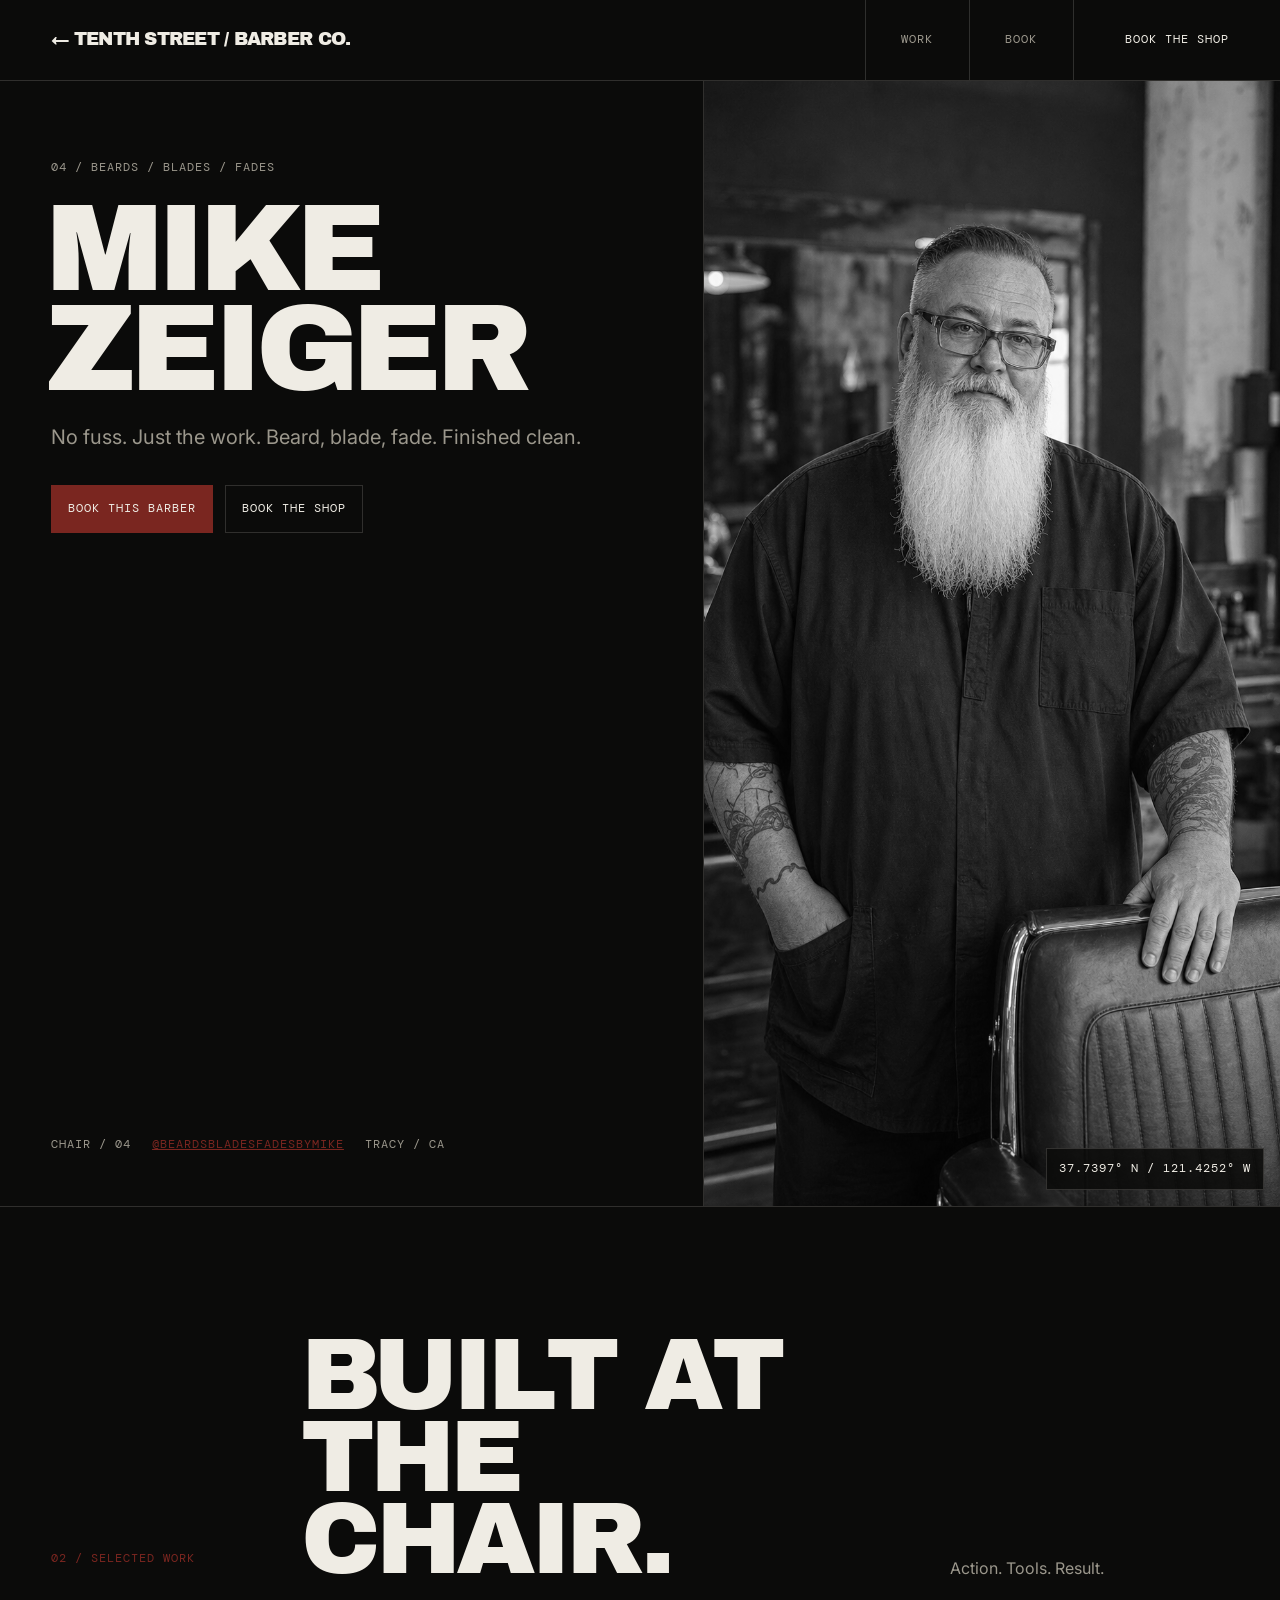
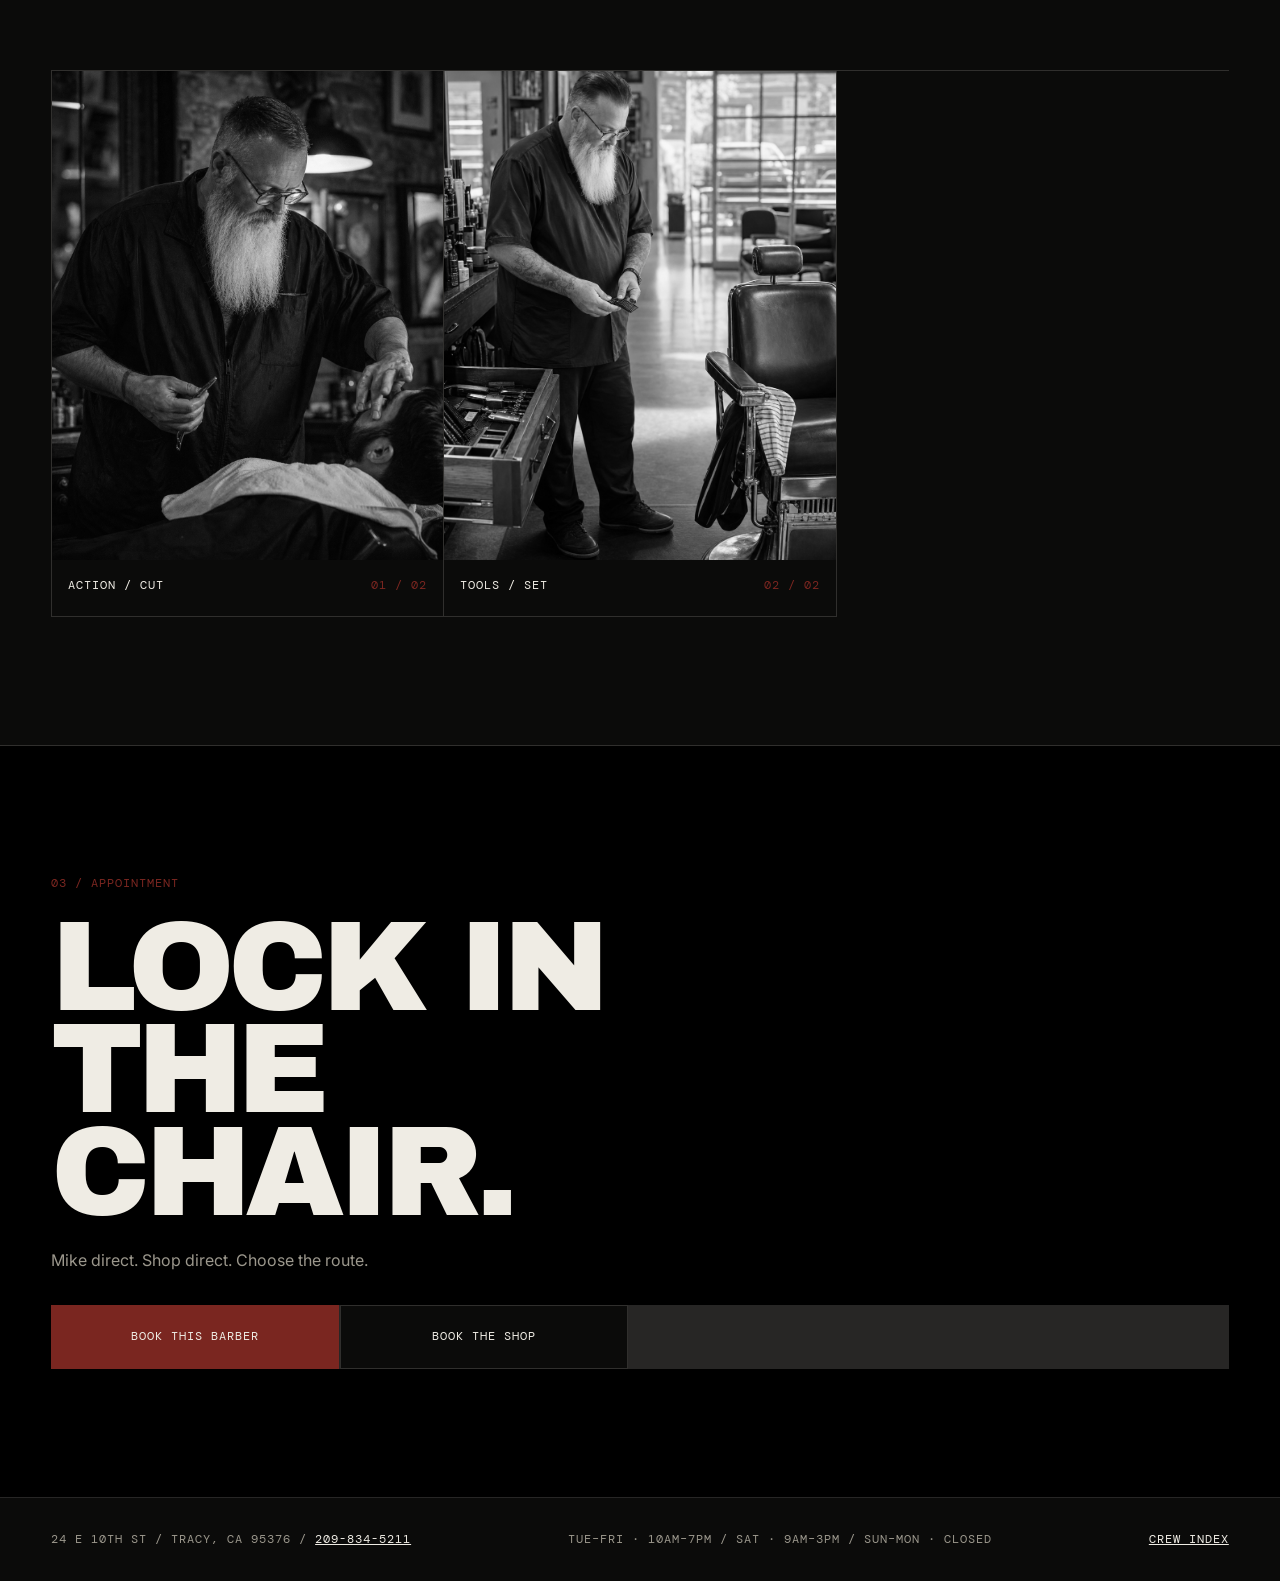
<file: barbers/mike-zeiger/index.html>
<!doctype html>
<html lang="en">
<head><meta charset="utf-8"><meta name="viewport" content="width=device-width, initial-scale=1"><meta name="description" content="Mike Zeiger — beards, blades, and fades at Tenth Street Barber Co. in Tracy, California."><meta name="theme-color" content="#0b0b0a"><title>Mike Zeiger — Tenth Street Barber Co.</title><link rel="preconnect" href="https://fonts.googleapis.com"><link rel="preconnect" href="https://fonts.gstatic.com" crossorigin><link href="https://fonts.googleapis.com/css2?family=Archivo+Black&family=DM+Mono:wght@400;500&family=Inter:wght@400;500&display=swap" rel="stylesheet"><link rel="stylesheet" href="../../assets/site.css"><script src="../../assets/site.js" defer></script></head>
<body style="--accent: #7a2620;">
  <a class="skip-link" href="#main">Skip to content</a><header class="site-header"><a class="breadcrumb" href="../../index.html">← Tenth Street / Barber Co.</a><nav class="site-nav" aria-label="Profile"><a href="#work">Work</a><a href="#book">Book</a></nav><a class="action" href="https://getsquire.com/booking/brands/tenth-street-barber-co">Book the shop</a></header>
  <main id="main"><section class="profile-hero" aria-labelledby="profile-title"><div class="profile-copy"><div><p class="eyebrow">04 / Beards / Blades / Fades</p><h1 class="profile-title" id="profile-title">Mike Zeiger</h1><p class="profile-bio">No fuss. Just the work. Beard, blade, fade. Finished clean.</p><div class="action-row"><a class="action action-primary" href="https://getsqr.co/mike-zeiger">Book this barber</a><a class="action" href="https://getsquire.com/booking/brands/tenth-street-barber-co">Book the shop</a></div></div><p class="profile-meta"><span>Chair / 04</span><a href="https://www.instagram.com/beardsbladesfadesbymike/">@beardsbladesfadesbymike</a><span>Tracy / CA</span></p></div><figure class="profile-media"><img src="assets/portrait-v3.png" alt="Portrait of Mike Zeiger" width="897" height="1752" fetchpriority="high"><figcaption class="coordinates">37.7397° N / 121.4252° W</figcaption></figure></section>
    <section class="section" id="work" aria-labelledby="work-title"><header class="section-head"><p class="section-index">02 / Selected work</p><h2 class="section-title" id="work-title">Built at the chair.</h2><p class="section-intro">Action. Tools. Result.</p></header><div class="gallery-grid profile-gallery"><figure class="work-card"><button class="gallery-trigger" type="button" data-lightbox-trigger aria-label="Enlarge Mike working"><img src="assets/hero-v2.png" alt="Mike cutting a client's hair" width="1122" height="1402" loading="lazy"></button><figcaption class="gallery-caption"><span>Action / cut</span><span class="gallery-number">01 / 02</span></figcaption></figure><figure class="work-card"><button class="gallery-trigger" type="button" data-lightbox-trigger aria-label="Enlarge Mike's tools"><img src="assets/gear-v3.png" alt="Mike preparing his tools at the shop" width="972" height="1619" loading="lazy"></button><figcaption class="gallery-caption"><span>Tools / set</span><span class="gallery-number">02 / 02</span></figcaption></figure></div></section>
    <section class="booking-band" id="book" aria-labelledby="book-title"><p class="section-index">03 / Appointment</p><h2 class="booking-title" id="book-title">LOCK IN THE CHAIR.</h2><p class="booking-copy">Mike direct. Shop direct. Choose the route.</p><div class="booking-actions"><a class="action action-primary" href="https://getsqr.co/mike-zeiger">Book this barber</a><a class="action" href="https://getsquire.com/booking/brands/tenth-street-barber-co">Book the shop</a></div></section></main>
  <footer class="site-footer"><p class="footer-meta"><span>24 E 10th St / Tracy, CA 95376 / <a href="tel:+12098345211">209-834-5211</a></span><span>Tue–Fri · 10am–7pm / Sat · 9am–3pm / Sun–Mon · Closed</span><a href="../../index.html#crew">Crew index</a></p></footer>
  <div class="lightbox" data-lightbox role="dialog" aria-modal="true" aria-labelledby="lightbox-caption" aria-hidden="true"><div class="lightbox-top"><p class="lightbox-count" data-lightbox-count>01 / 02</p><button class="icon-button" type="button" data-lightbox-close aria-label="Close enlarged photo">×</button></div><div class="lightbox-stage"><button class="icon-button" type="button" data-lightbox-prev aria-label="Previous photo">←</button><figure class="lightbox-figure"><img class="lightbox-image" data-lightbox-image src="[data-uri]" alt="" width="1" height="1" loading="lazy"><figcaption class="sr-only" id="lightbox-caption">Selected work</figcaption></figure><button class="icon-button" type="button" data-lightbox-next aria-label="Next photo">→</button></div><p class="lightbox-caption" data-lightbox-caption>Selected work</p></div>
</body></html>
</file>
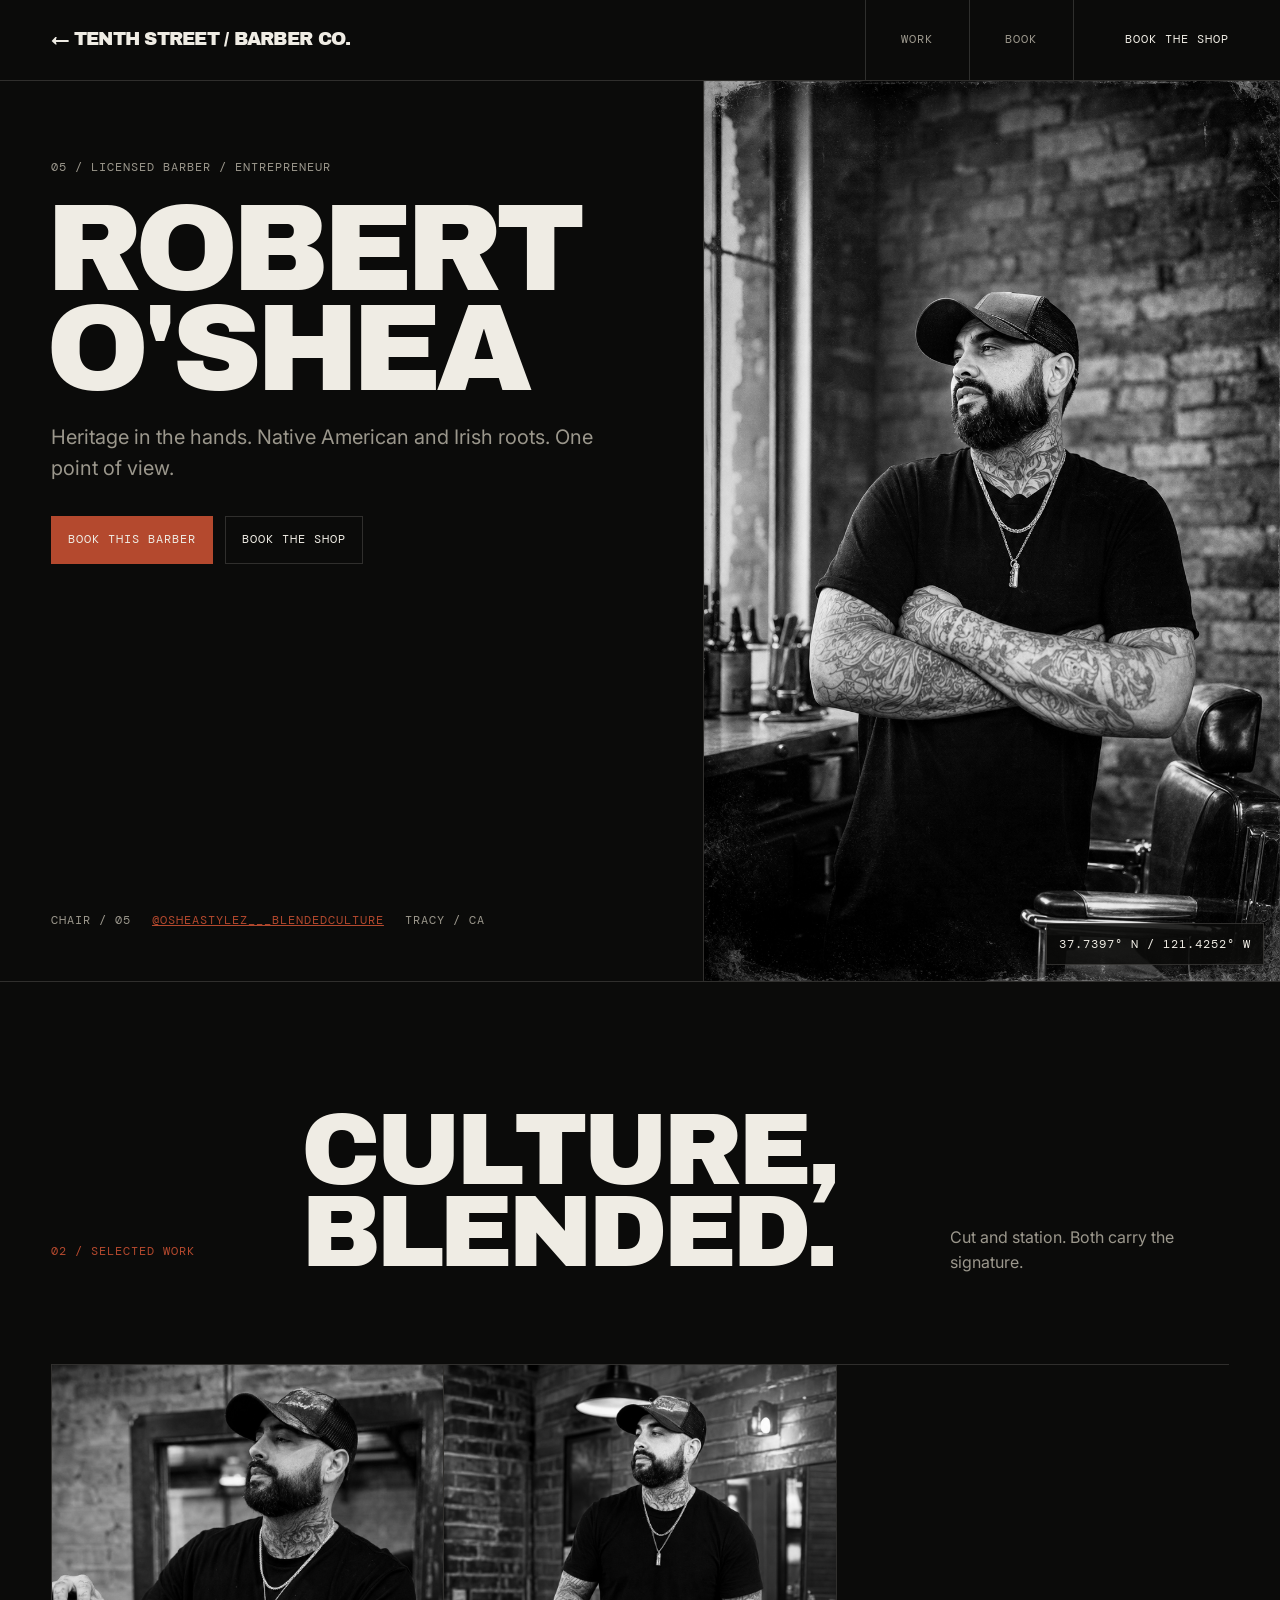
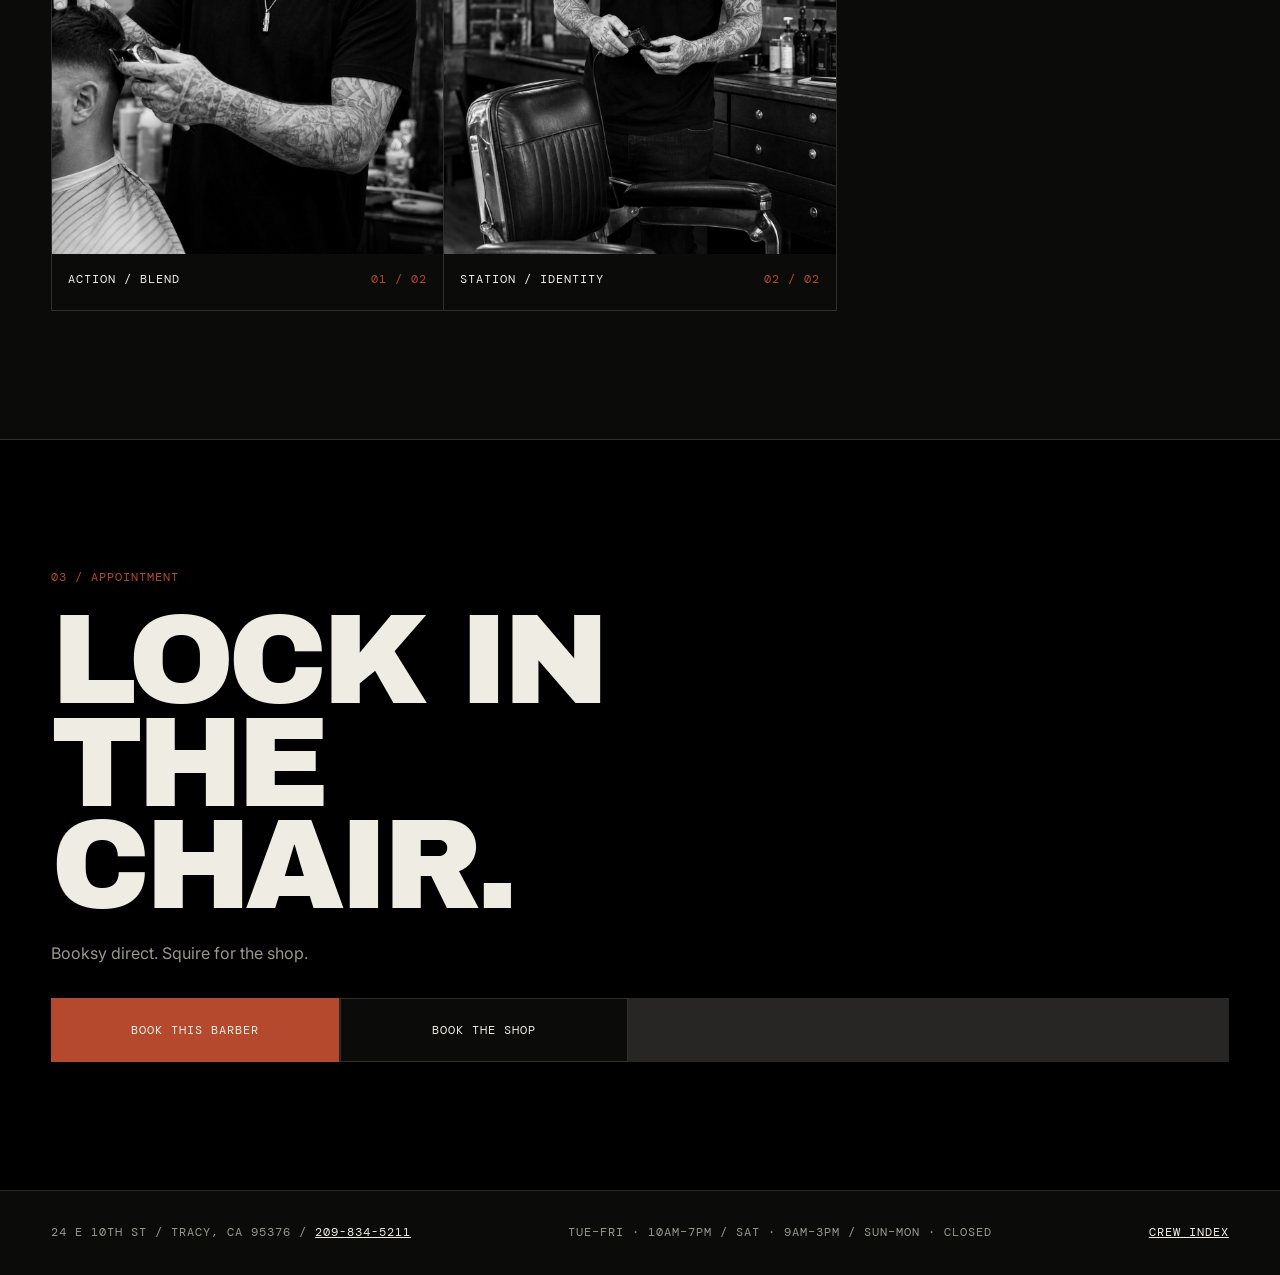
<file: barbers/robert-oshea/index.html>
<!doctype html>
<html lang="en">
<head><meta charset="utf-8"><meta name="viewport" content="width=device-width, initial-scale=1"><meta name="description" content="Robert O'Shea — licensed barber and entrepreneur at Tenth Street Barber Co. in Tracy, California."><meta name="theme-color" content="#0b0b0a"><title>Robert O'Shea — Tenth Street Barber Co.</title><link rel="preconnect" href="https://fonts.googleapis.com"><link rel="preconnect" href="https://fonts.gstatic.com" crossorigin><link href="https://fonts.googleapis.com/css2?family=Archivo+Black&family=DM+Mono:wght@400;500&family=Inter:wght@400;500&display=swap" rel="stylesheet"><link rel="stylesheet" href="../../assets/site.css"><script src="../../assets/site.js" defer></script></head>
<body style="--accent: #b4492e;">
  <a class="skip-link" href="#main">Skip to content</a><header class="site-header"><a class="breadcrumb" href="../../index.html">← Tenth Street / Barber Co.</a><nav class="site-nav" aria-label="Profile"><a href="#work">Work</a><a href="#book">Book</a></nav><a class="action" href="https://getsquire.com/booking/brands/tenth-street-barber-co">Book the shop</a></header>
  <main id="main"><section class="profile-hero" aria-labelledby="profile-title"><div class="profile-copy"><div><p class="eyebrow">05 / Licensed barber / Entrepreneur</p><h1 class="profile-title" id="profile-title">Robert O'Shea</h1><p class="profile-bio">Heritage in the hands. Native American and Irish roots. One point of view.</p><div class="action-row"><a class="action action-primary" href="https://osheastylez.booksy.com">Book this barber</a><a class="action" href="https://getsquire.com/booking/brands/tenth-street-barber-co">Book the shop</a></div></div><p class="profile-meta"><span>Chair / 05</span><a href="https://www.instagram.com/osheastylez___blendedculture/">@osheastylez___blendedculture</a><span>Tracy / CA</span></p></div><figure class="profile-media"><img src="assets/hero-v2.png" alt="Portrait of Robert O'Shea" width="1003" height="1568" fetchpriority="high"><figcaption class="coordinates">37.7397° N / 121.4252° W</figcaption></figure></section>
    <section class="section" id="work" aria-labelledby="work-title"><header class="section-head"><p class="section-index">02 / Selected work</p><h2 class="section-title" id="work-title">Culture, blended.</h2><p class="section-intro">Cut and station. Both carry the signature.</p></header><div class="gallery-grid profile-gallery"><figure class="work-card"><button class="gallery-trigger" type="button" data-lightbox-trigger aria-label="Enlarge Robert working"><img src="assets/action-v3.png" alt="Robert cutting a client's hair" width="1122" height="1402" loading="lazy"></button><figcaption class="gallery-caption"><span>Action / blend</span><span class="gallery-number">01 / 02</span></figcaption></figure><figure class="work-card"><button class="gallery-trigger" type="button" data-lightbox-trigger aria-label="Enlarge Robert's station"><img src="assets/gear-v3.png" alt="Robert at his station in barber gear" width="1122" height="1402" loading="lazy"></button><figcaption class="gallery-caption"><span>Station / identity</span><span class="gallery-number">02 / 02</span></figcaption></figure></div></section>
    <section class="booking-band" id="book" aria-labelledby="book-title"><p class="section-index">03 / Appointment</p><h2 class="booking-title" id="book-title">LOCK IN THE CHAIR.</h2><p class="booking-copy">Booksy direct. Squire for the shop.</p><div class="booking-actions"><a class="action action-primary" href="https://osheastylez.booksy.com">Book this barber</a><a class="action" href="https://getsquire.com/booking/brands/tenth-street-barber-co">Book the shop</a></div></section></main>
  <footer class="site-footer"><p class="footer-meta"><span>24 E 10th St / Tracy, CA 95376 / <a href="tel:+12098345211">209-834-5211</a></span><span>Tue–Fri · 10am–7pm / Sat · 9am–3pm / Sun–Mon · Closed</span><a href="../../index.html#crew">Crew index</a></p></footer>
  <div class="lightbox" data-lightbox role="dialog" aria-modal="true" aria-labelledby="lightbox-caption" aria-hidden="true"><div class="lightbox-top"><p class="lightbox-count" data-lightbox-count>01 / 02</p><button class="icon-button" type="button" data-lightbox-close aria-label="Close enlarged photo">×</button></div><div class="lightbox-stage"><button class="icon-button" type="button" data-lightbox-prev aria-label="Previous photo">←</button><figure class="lightbox-figure"><img class="lightbox-image" data-lightbox-image src="[data-uri]" alt="" width="1" height="1" loading="lazy"><figcaption class="sr-only" id="lightbox-caption">Selected work</figcaption></figure><button class="icon-button" type="button" data-lightbox-next aria-label="Next photo">→</button></div><p class="lightbox-caption" data-lightbox-caption>Selected work</p></div>
</body></html>
</file>
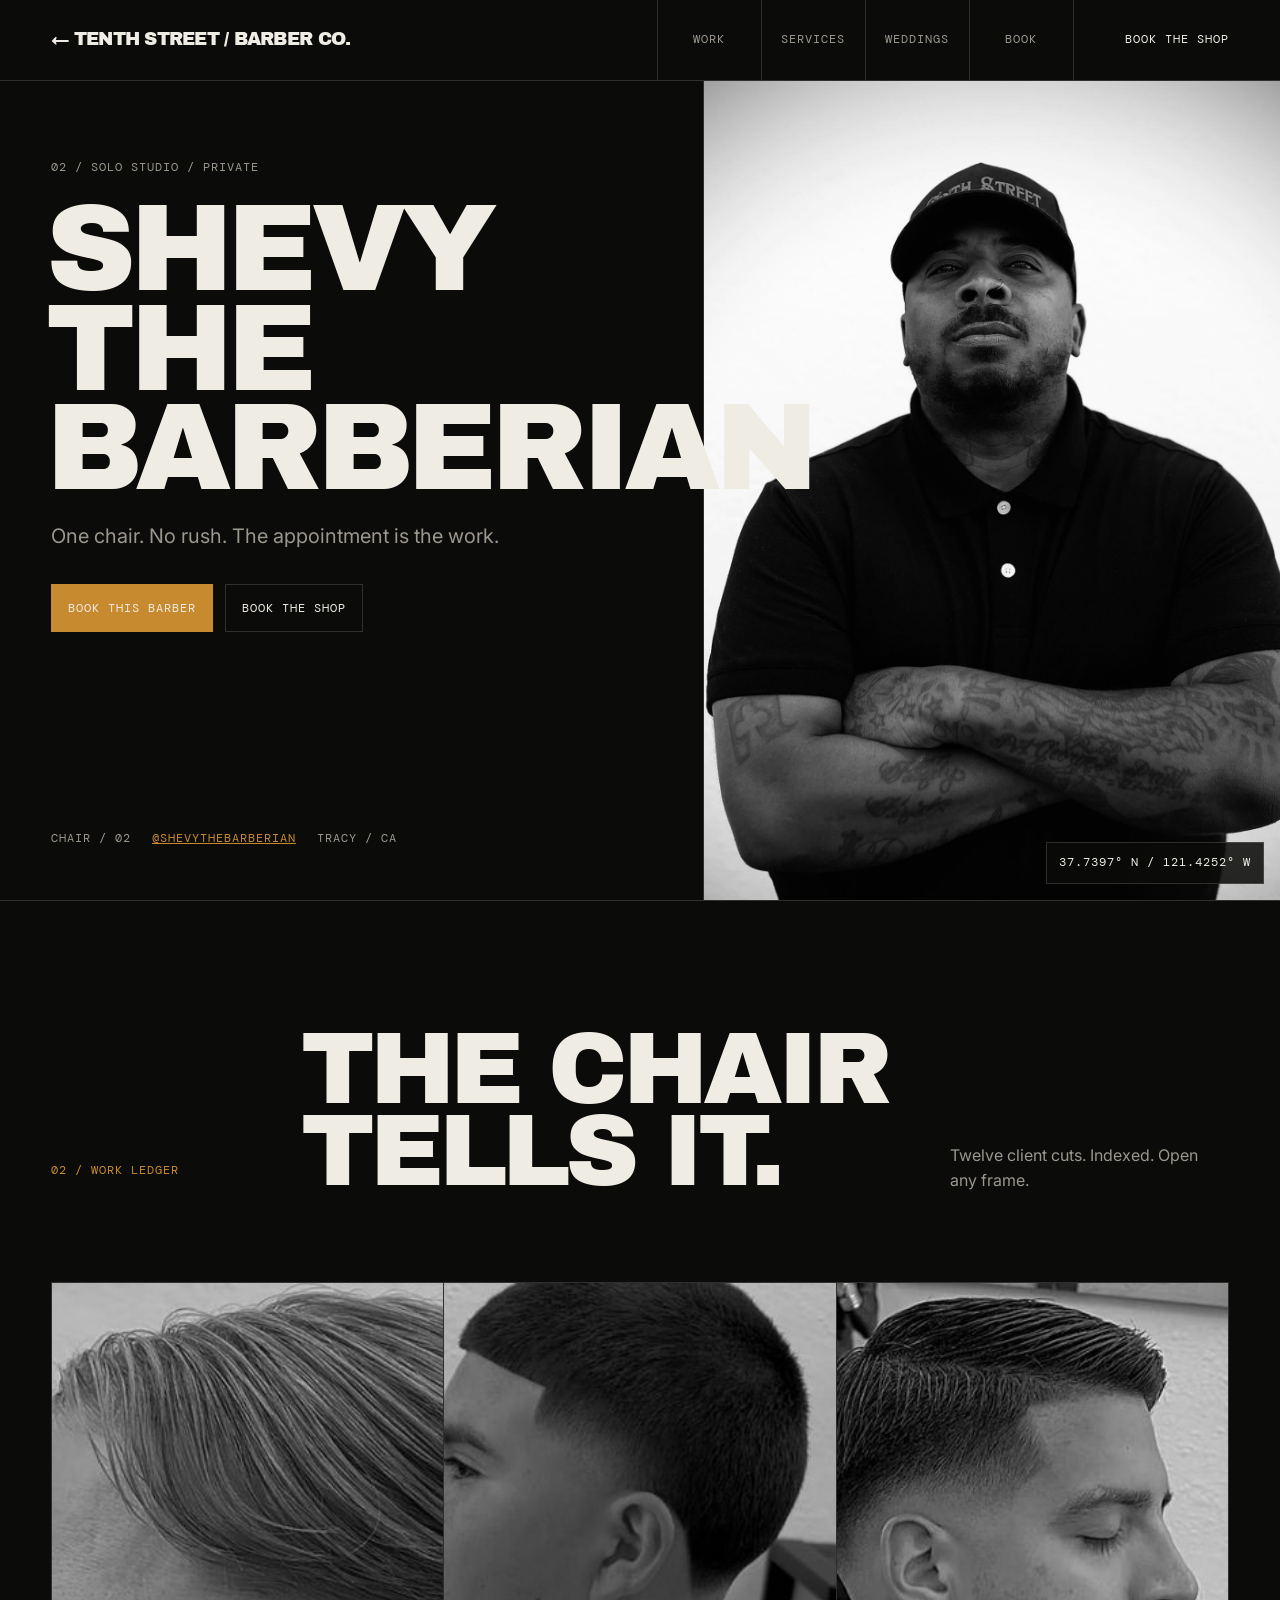
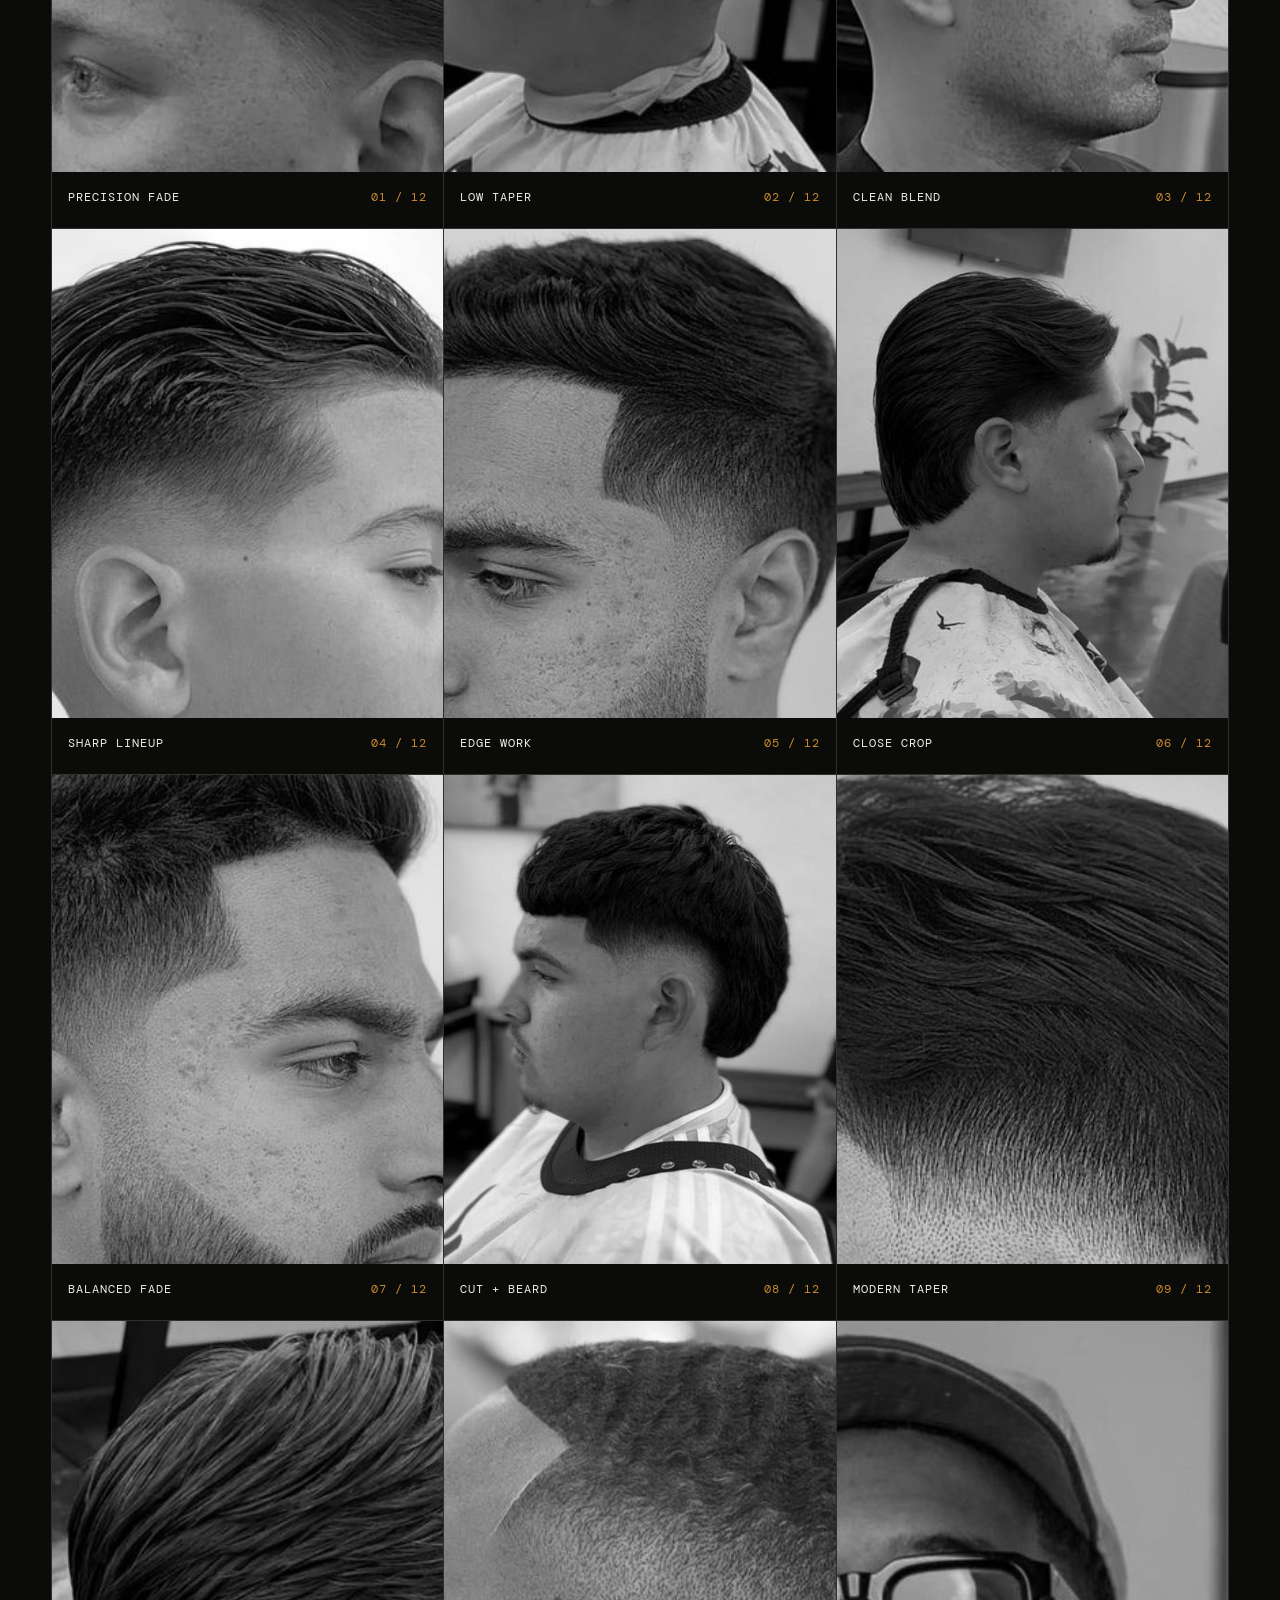
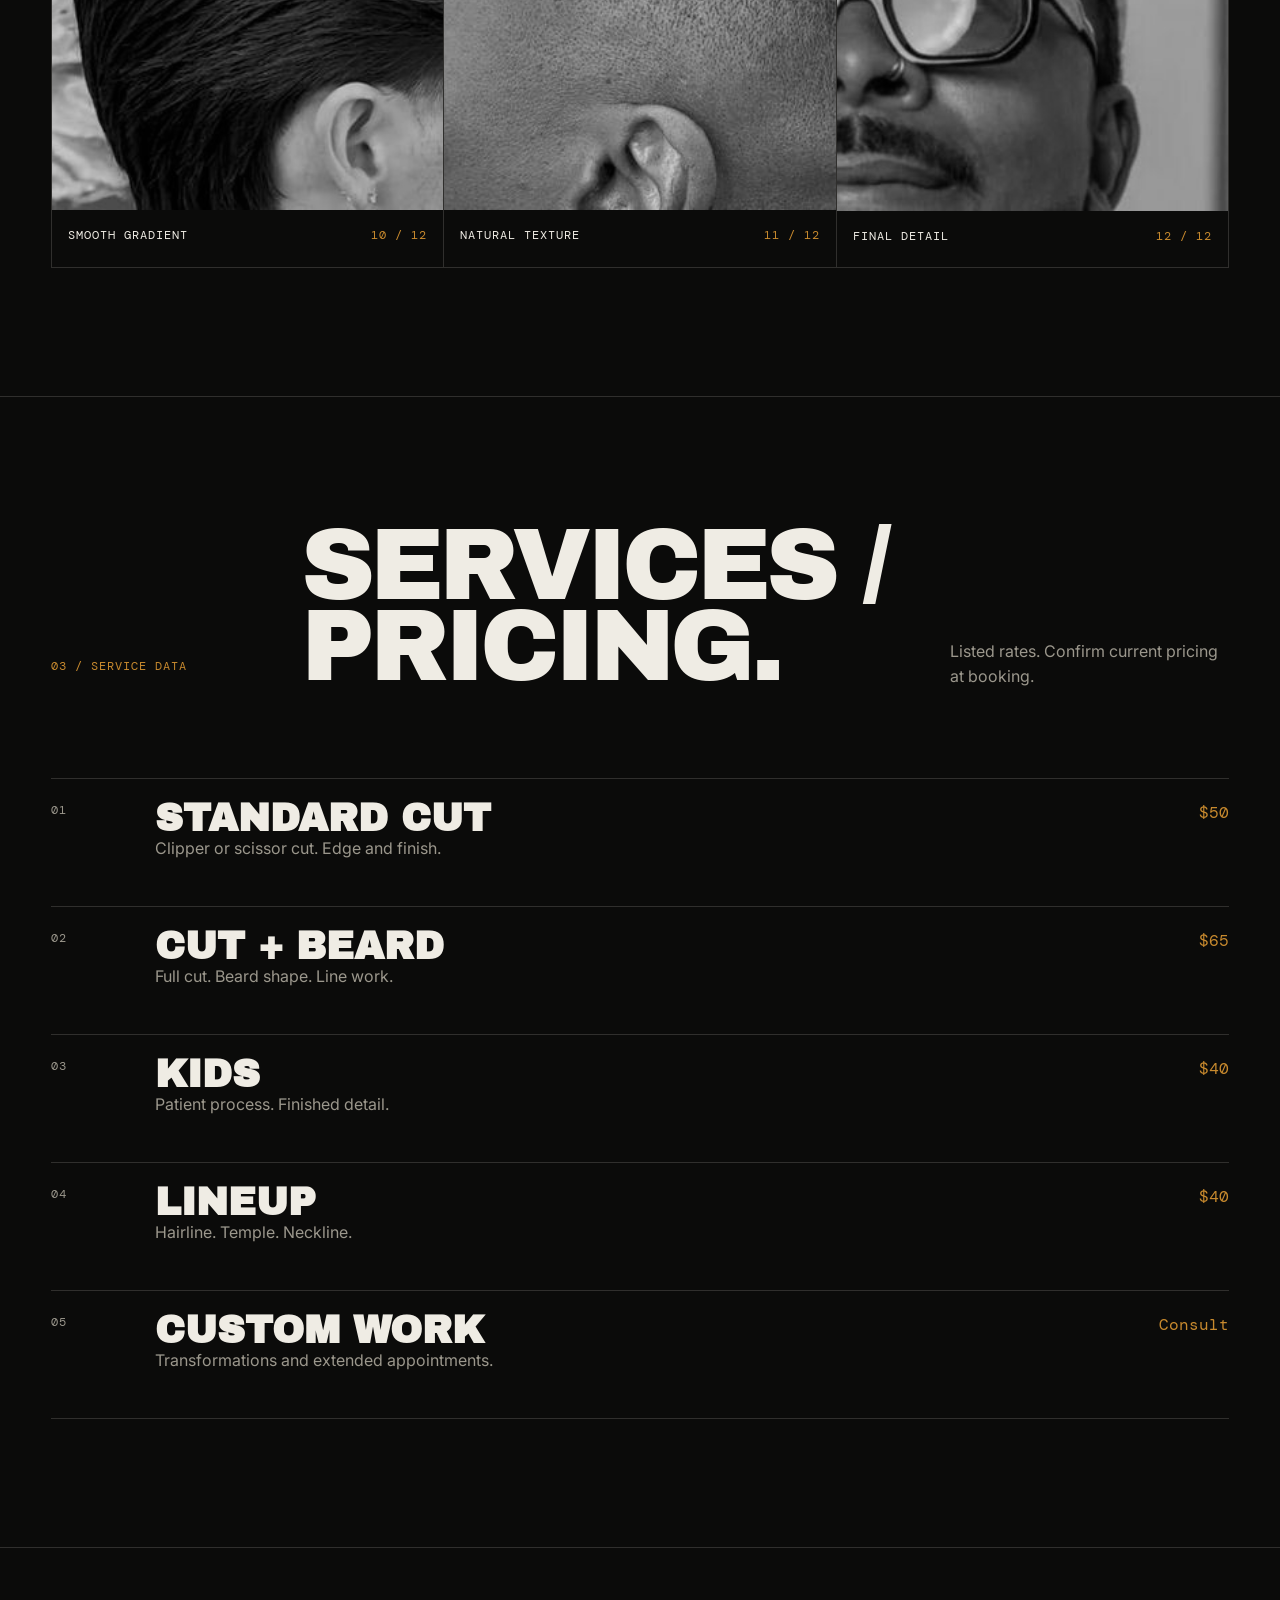
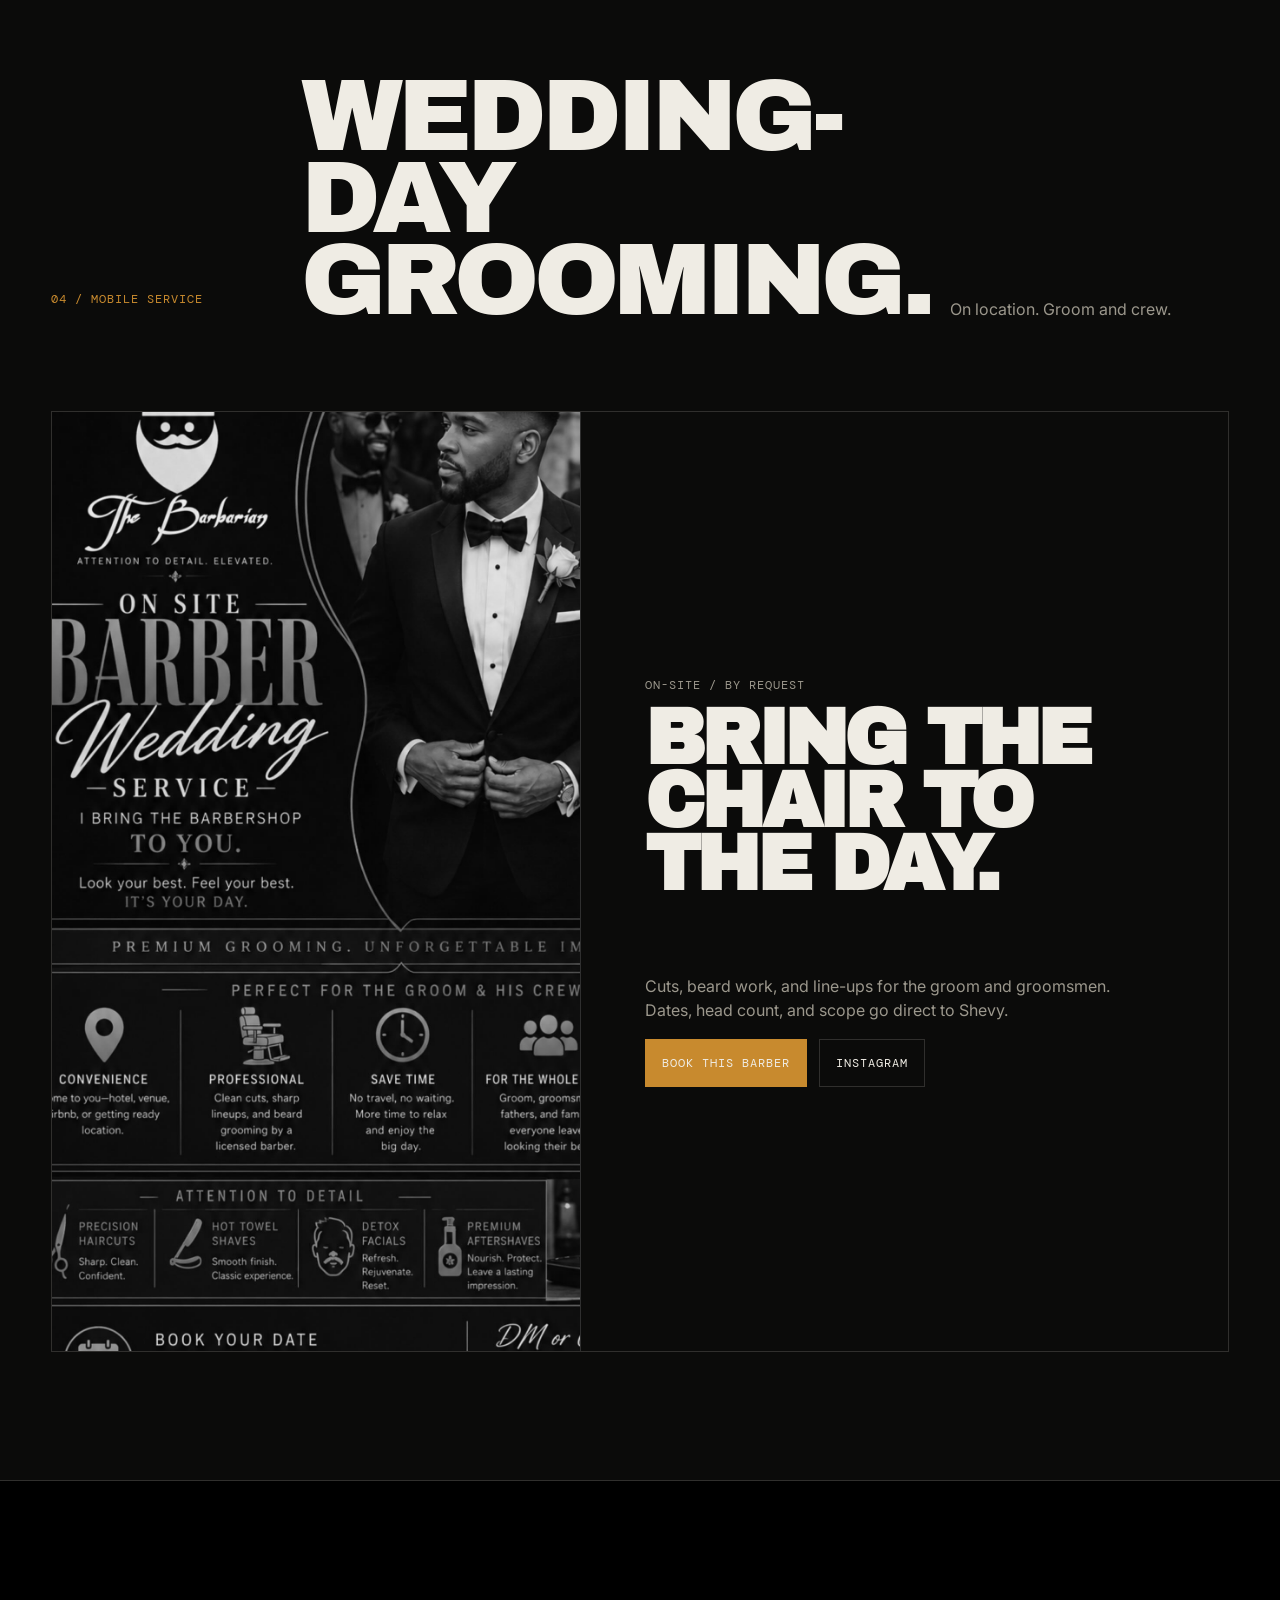
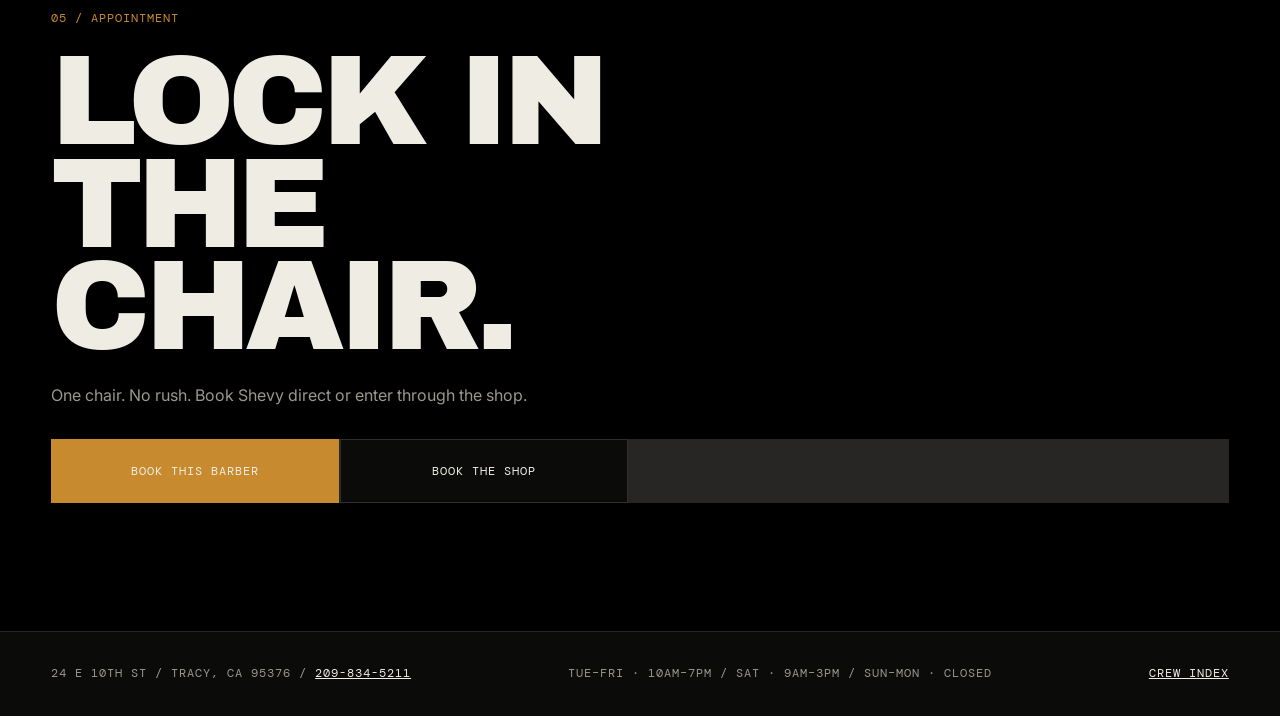
<file: barbers/shevy-the-barberian/index.html>
<!doctype html>
<html lang="en">
<head>
  <meta charset="utf-8"><meta name="viewport" content="width=device-width, initial-scale=1">
  <meta name="description" content="Shevy the Barberian — private barbering, client work, services, and wedding-day grooming in Tracy, California.">
  <meta name="theme-color" content="#0b0b0a"><title>Shevy the Barberian — Tenth Street Barber Co.</title>
  <link rel="preconnect" href="https://fonts.googleapis.com"><link rel="preconnect" href="https://fonts.gstatic.com" crossorigin>
  <link href="https://fonts.googleapis.com/css2?family=Archivo+Black&family=DM+Mono:wght@400;500&family=Inter:wght@400;500&display=swap" rel="stylesheet">
  <link rel="stylesheet" href="../../assets/site.css"><script src="../../assets/site.js" defer></script>
</head>
<body style="--accent: #c88a2e;">
  <a class="skip-link" href="#main">Skip to content</a>
  <header class="site-header"><a class="breadcrumb" href="../../index.html">← Tenth Street / Barber Co.</a><nav class="site-nav" aria-label="Profile"><a href="#work">Work</a><a href="#services">Services</a><a href="#weddings">Weddings</a><a href="#book">Book</a></nav><a class="action" href="https://getsquire.com/booking/brands/tenth-street-barber-co">Book the shop</a></header>
  <main id="main">
    <section class="profile-hero" aria-labelledby="profile-title">
      <div class="profile-copy"><div><p class="eyebrow">02 / Solo studio / Private</p><h1 class="profile-title" id="profile-title">Shevy the Barberian</h1><p class="profile-bio">One chair. No rush. The appointment is the work.</p><div class="action-row"><a class="action action-primary" href="https://barbershevy.booksy.com">Book this barber</a><a class="action" href="https://getsquire.com/booking/brands/tenth-street-barber-co">Book the shop</a></div></div><p class="profile-meta"><span>Chair / 02</span><a href="https://www.instagram.com/shevythebarberian/">@shevythebarberian</a><span>Tracy / CA</span></p></div>
      <figure class="profile-media"><img src="assets/source/instagram/shevy-grid-01.jpg" alt="Black-and-white portrait of Shevy wearing a baseball cap with his arms crossed" width="1440" height="1800" fetchpriority="high"><figcaption class="coordinates">37.7397° N / 121.4252° W</figcaption></figure>
    </section>

    <section class="section" id="work" aria-labelledby="work-title">
      <header class="section-head"><p class="section-index">02 / Work ledger</p><h2 class="section-title" id="work-title">The chair tells it.</h2><p class="section-intro">Twelve client cuts. Indexed. Open any frame.</p></header>
      <div class="gallery-grid profile-gallery">
        <figure class="work-card"><button class="gallery-trigger" type="button" data-lightbox-trigger aria-label="Enlarge cut 1"><img src="assets/source/booksy-01.jpg" alt="Precision fade with a clean temple line and textured top" width="640" height="360" loading="lazy"></button><figcaption class="gallery-caption"><span>Precision fade</span><span class="gallery-number">01 / 12</span></figcaption></figure>
        <figure class="work-card"><button class="gallery-trigger" type="button" data-lightbox-trigger aria-label="Enlarge cut 2"><img src="assets/source/booksy-02.jpg" alt="Low taper haircut with a crisp natural hairline" width="640" height="360" loading="lazy"></button><figcaption class="gallery-caption"><span>Low taper</span><span class="gallery-number">02 / 12</span></figcaption></figure>
        <figure class="work-card"><button class="gallery-trigger" type="button" data-lightbox-trigger aria-label="Enlarge cut 3"><img src="assets/source/booksy-03.jpg" alt="Detailed fade blended smoothly into a shaped textured top" width="640" height="360" loading="lazy"></button><figcaption class="gallery-caption"><span>Clean blend</span><span class="gallery-number">03 / 12</span></figcaption></figure>
        <figure class="work-card"><button class="gallery-trigger" type="button" data-lightbox-trigger aria-label="Enlarge cut 4"><img src="assets/source/booksy-04.jpg" alt="Fresh haircut with a sharp lineup and even transition" width="640" height="360" loading="lazy"></button><figcaption class="gallery-caption"><span>Sharp lineup</span><span class="gallery-number">04 / 12</span></figcaption></figure>
        <figure class="work-card"><button class="gallery-trigger" type="button" data-lightbox-trigger aria-label="Enlarge cut 5"><img src="assets/source/booksy-05.jpg" alt="Sculpted short haircut finished with precise edge work" width="640" height="360" loading="lazy"></button><figcaption class="gallery-caption"><span>Edge work</span><span class="gallery-number">05 / 12</span></figcaption></figure>
        <figure class="work-card"><button class="gallery-trigger" type="button" data-lightbox-trigger aria-label="Enlarge cut 6"><img src="assets/source/booksy-06.jpg" alt="Detailed close crop photographed from the side" width="640" height="641" loading="lazy"></button><figcaption class="gallery-caption"><span>Close crop</span><span class="gallery-number">06 / 12</span></figcaption></figure>
        <figure class="work-card"><button class="gallery-trigger" type="button" data-lightbox-trigger aria-label="Enlarge cut 7"><img src="assets/source/booksy-07.jpg" alt="Balanced fade with a clean silhouette and polished finish" width="640" height="359" loading="lazy"></button><figcaption class="gallery-caption"><span>Balanced fade</span><span class="gallery-number">07 / 12</span></figcaption></figure>
        <figure class="work-card"><button class="gallery-trigger" type="button" data-lightbox-trigger aria-label="Enlarge cut 8"><img src="assets/source/booksy-08.jpg" alt="Square portrait showing a fresh fade and careful beard shaping" width="640" height="642" loading="lazy"></button><figcaption class="gallery-caption"><span>Cut + beard</span><span class="gallery-number">08 / 12</span></figcaption></figure>
        <figure class="work-card"><button class="gallery-trigger" type="button" data-lightbox-trigger aria-label="Enlarge cut 9"><img src="assets/source/booksy-09.jpg" alt="Modern taper with tight detailing around the ear and neckline" width="640" height="354" loading="lazy"></button><figcaption class="gallery-caption"><span>Modern taper</span><span class="gallery-number">09 / 12</span></figcaption></figure>
        <figure class="work-card"><button class="gallery-trigger" type="button" data-lightbox-trigger aria-label="Enlarge cut 10"><img src="assets/source/booksy-10.jpg" alt="Finished haircut with a smooth gradient and defined outline" width="640" height="360" loading="lazy"></button><figcaption class="gallery-caption"><span>Smooth gradient</span><span class="gallery-number">10 / 12</span></figcaption></figure>
        <figure class="work-card"><button class="gallery-trigger" type="button" data-lightbox-trigger aria-label="Enlarge cut 11"><img src="assets/source/booksy-11.jpg" alt="Fresh short cut shaped to the client's natural texture" width="640" height="360" loading="lazy"></button><figcaption class="gallery-caption"><span>Natural texture</span><span class="gallery-number">11 / 12</span></figcaption></figure>
        <figure class="work-card"><button class="gallery-trigger" type="button" data-lightbox-trigger aria-label="Enlarge cut 12"><img src="assets/source/booksy-12.jpg" alt="Clean final haircut with precise lines and an even blend" width="640" height="360" loading="lazy"></button><figcaption class="gallery-caption"><span>Final detail</span><span class="gallery-number">12 / 12</span></figcaption></figure>
      </div>
    </section>

    <section class="section" id="services" aria-labelledby="services-title">
      <header class="section-head"><p class="section-index">03 / Service data</p><h2 class="section-title" id="services-title">Services / pricing.</h2><p class="section-intro">Listed rates. Confirm current pricing at booking.</p></header>
      <div class="services-ledger">
        <article class="service-row"><p class="section-index">01</p><div><h3>Standard cut</h3><p>Clipper or scissor cut. Edge and finish.</p></div><p class="service-price">$50</p></article>
        <article class="service-row"><p class="section-index">02</p><div><h3>Cut + beard</h3><p>Full cut. Beard shape. Line work.</p></div><p class="service-price">$65</p></article>
        <article class="service-row"><p class="section-index">03</p><div><h3>Kids</h3><p>Patient process. Finished detail.</p></div><p class="service-price">$40</p></article>
        <article class="service-row"><p class="section-index">04</p><div><h3>Lineup</h3><p>Hairline. Temple. Neckline.</p></div><p class="service-price">$40</p></article>
        <article class="service-row"><p class="section-index">05</p><div><h3>Custom work</h3><p>Transformations and extended appointments.</p></div><p class="service-price">Consult</p></article>
      </div>
    </section>

    <section class="section" id="weddings" aria-labelledby="wedding-title">
      <header class="section-head"><p class="section-index">04 / Mobile service</p><h2 class="section-title" id="wedding-title">Wedding-day grooming.</h2><p class="section-intro">On location. Groom and crew.</p></header>
      <div class="wedding-grid"><img src="assets/source/instagram/shevy-wedding-flyer.jpg" alt="Shevy the Barberian on-site wedding barber service flyer" width="1215" height="2160" loading="lazy"><div class="wedding-copy"><p class="eyebrow">On-site / by request</p><h3>Bring the chair to the day.</h3><p>Cuts, beard work, and line-ups for the groom and groomsmen. Dates, head count, and scope go direct to Shevy.</p><div class="action-row"><a class="action action-primary" href="https://barbershevy.booksy.com">Book this barber</a><a class="action" href="https://www.instagram.com/shevythebarberian/">Instagram</a></div></div></div>
    </section>

    <section class="booking-band" id="book" aria-labelledby="book-title"><p class="section-index">05 / Appointment</p><h2 class="booking-title" id="book-title">LOCK IN THE CHAIR.</h2><p class="booking-copy">One chair. No rush. Book Shevy direct or enter through the shop.</p><div class="booking-actions"><a class="action action-primary" href="https://barbershevy.booksy.com">Book this barber</a><a class="action" href="https://getsquire.com/booking/brands/tenth-street-barber-co">Book the shop</a></div></section>
  </main>
  <footer class="site-footer"><p class="footer-meta"><span>24 E 10th St / Tracy, CA 95376 / <a href="tel:+12098345211">209-834-5211</a></span><span>Tue–Fri · 10am–7pm / Sat · 9am–3pm / Sun–Mon · Closed</span><a href="../../index.html#crew">Crew index</a></p></footer>
  <div class="lightbox" data-lightbox role="dialog" aria-modal="true" aria-labelledby="lightbox-caption" aria-hidden="true"><div class="lightbox-top"><p class="lightbox-count" data-lightbox-count>01 / 12</p><button class="icon-button" type="button" data-lightbox-close aria-label="Close enlarged photo">×</button></div><div class="lightbox-stage"><button class="icon-button" type="button" data-lightbox-prev aria-label="Previous photo">←</button><figure class="lightbox-figure"><img class="lightbox-image" data-lightbox-image src="[data-uri]" alt="" width="1" height="1" loading="lazy"><figcaption class="sr-only" id="lightbox-caption">Selected work</figcaption></figure><button class="icon-button" type="button" data-lightbox-next aria-label="Next photo">→</button></div><p class="lightbox-caption" data-lightbox-caption>Selected work</p></div>
</body>
</html>
</file>
<file: assets/site.css>
/* Tenth Street Barber Co. — Dark Editorial design system */
:root {
  --black: #0b0b0a;
  --soft: #161614;
  --bone: #efece4;
  --muted: #9b978c;
  --line: rgba(239,236,228,.16);
  --accent: #c88a2e;
  --display: "Archivo Black", Impact, sans-serif;
  --mono: "DM Mono", Consolas, monospace;
  --body: "Inter", Arial, sans-serif;
  --page: clamp(1rem, 4vw, 4.5rem);
  --section: clamp(4rem, 10vw, 9rem);
}

*, *::before, *::after { box-sizing: border-box; }

html {
  background: var(--black);
  color-scheme: dark;
  scroll-behavior: smooth;
}

body {
  margin: 0;
  overflow-x: clip;
  background: var(--black);
  color: var(--bone);
  font-family: var(--body);
  font-size: 1rem;
  font-weight: 400;
  line-height: 1.55;
}

body.lightbox-open { overflow: hidden; }
img { display: block; max-width: 100%; height: auto; }
a { color: inherit; }
button { color: inherit; font: inherit; }
h1, h2, h3, p, figure, ol, ul { margin-top: 0; }

:focus-visible {
  outline: 2px solid var(--accent);
  outline-offset: 4px;
}

.skip-link {
  position: fixed;
  z-index: 500;
  top: 1rem;
  left: 1rem;
  min-height: 3rem;
  padding: .8rem 1rem;
  transform: translateY(-180%);
  background: var(--accent);
  color: var(--black);
  font-family: var(--mono);
  font-size: .75rem;
  text-decoration: none;
  text-transform: uppercase;
}

.skip-link:focus { transform: none; }

.sr-only {
  position: absolute;
  width: 1px;
  height: 1px;
  padding: 0;
  margin: -1px;
  overflow: hidden;
  clip: rect(0, 0, 0, 0);
  white-space: nowrap;
  border: 0;
}

.mono,
.eyebrow,
.section-index,
.coordinates,
.site-nav,
.crew-index-link,
.ticker,
.gallery-caption,
.data-label,
.profile-meta,
.footer-meta,
.action,
.lightbox-count,
.lightbox-caption {
  font-family: var(--mono);
  font-size: clamp(.66rem, 1vw, .78rem);
  letter-spacing: .08em;
  text-transform: uppercase;
}

.site-header {
  display: grid;
  grid-template-columns: minmax(11rem, 1fr) auto auto;
  align-items: center;
  min-height: 5rem;
  border-bottom: 1px solid var(--line);
}

.brand,
.breadcrumb {
  display: flex;
  align-items: center;
  min-height: 5rem;
  padding-inline: var(--page);
  border-right: 1px solid var(--line);
  font-family: var(--display);
  font-size: clamp(.88rem, 1.5vw, 1.15rem);
  line-height: .95;
  letter-spacing: -.04em;
  text-decoration: none;
  text-transform: uppercase;
}

.site-nav {
  display: flex;
  align-items: stretch;
  min-height: 5rem;
}

.site-nav a {
  display: grid;
  place-items: center;
  min-width: 6.5rem;
  min-height: 5rem;
  padding-inline: 1rem;
  border-right: 1px solid var(--line);
  color: var(--muted);
  text-decoration: none;
}

.site-nav a:hover { color: var(--bone); }

.action {
  display: inline-flex;
  align-items: center;
  justify-content: center;
  gap: .65rem;
  min-height: 3rem;
  padding: .8rem 1rem;
  border: 1px solid var(--line);
  background: transparent;
  color: var(--bone);
  text-align: center;
  text-decoration: none;
  transition: background-color .18s ease, border-color .18s ease, color .18s ease;
}

.site-header > .action {
  min-height: 5rem;
  padding-inline: var(--page);
  border-width: 0;
}

.action:hover { border-color: var(--bone); background: var(--bone); color: var(--black); }
.action-primary { border-color: var(--accent); background: var(--accent); color: var(--bone); }
.action-primary:hover { border-color: var(--bone); background: var(--bone); color: var(--black); }
.action-row { display: flex; flex-wrap: wrap; gap: .75rem; }

.masthead-grid,
.profile-hero {
  display: grid;
  grid-template-columns: 55fr 45fr;
  min-height: calc(100svh - 5rem);
  border-bottom: 1px solid var(--line);
}

.hero-copy,
.profile-copy {
  position: relative;
  display: flex;
  flex-direction: column;
  justify-content: space-between;
  min-width: 0;
  padding: clamp(2rem, 6vw, 6rem) var(--page) clamp(2rem, 4vw, 4rem);
  border-right: 1px solid var(--line);
}

.hero-rail {
  position: absolute;
  inset: 0 auto 0 0;
  display: grid;
  align-content: space-between;
  width: clamp(2.3rem, 4vw, 3.5rem);
  padding-block: 1.25rem;
  border-right: 1px solid var(--line);
  color: var(--muted);
  writing-mode: vertical-rl;
}

.hero-rail span { margin-inline: auto; }
.hero-copy-inner { padding-left: clamp(2.5rem, 5vw, 5rem); }
.eyebrow, .section-index, .coordinates, .profile-meta { color: var(--muted); }
.section-index, .crew-number, .gallery-number { color: var(--accent); }

.hero-title,
.profile-title,
.section-title,
.booking-title {
  margin: .18em 0;
  font-family: var(--display);
  font-weight: 400;
  line-height: .8;
  letter-spacing: -.05em;
  text-transform: uppercase;
}

.hero-title {
  max-width: 7ch;
  font-size: clamp(4.2rem, 11vw, 10rem);
}

.profile-title {
  position: relative;
  z-index: 2;
  width: 115%;
  margin-left: -.04em;
  font-size: clamp(4rem, 9.7vw, 9rem);
}

.hero-statement,
.profile-bio {
  max-width: 34rem;
  margin: 1.5rem 0 2rem;
  color: var(--muted);
  font-size: clamp(1rem, 1.7vw, 1.25rem);
}

.hero-media,
.profile-media,
.crew-preview {
  position: relative;
  min-width: 0;
  margin: 0;
  overflow: hidden;
  background: var(--soft);
}

.hero-media img,
.profile-media img,
.crew-preview img {
  width: 100%;
  height: 100%;
  object-fit: cover;
  filter: grayscale(1);
}

.profile-media img { object-position: center top; }

.coordinates {
  position: absolute;
  z-index: 2;
  right: 1rem;
  bottom: 1rem;
  margin: 0;
  padding: .65rem .75rem;
  border: 1px solid var(--line);
  background: rgba(11,11,10,.86);
  color: var(--bone);
}

.ticker {
  display: flex;
  gap: clamp(2.5rem, 8vw, 8rem);
  margin: 0;
  padding: 1.1rem var(--page);
  overflow: hidden;
  border-bottom: 1px solid var(--line);
  color: var(--muted);
  white-space: nowrap;
}

.ticker span::before { content: "/ "; color: var(--accent); }

.section {
  padding: var(--section) var(--page);
  border-bottom: 1px solid var(--line);
}

.section-head {
  display: grid;
  grid-template-columns: minmax(6rem, .5fr) minmax(0, 1.5fr) minmax(10rem, .7fr);
  gap: clamp(1.5rem, 4vw, 4rem);
  align-items: end;
  margin-bottom: clamp(2.5rem, 7vw, 6rem);
}

.section-title {
  margin: 0;
  font-size: clamp(3.5rem, 8vw, 8rem);
}

.section-intro { max-width: 25rem; margin: 0; color: var(--muted); }

.crew-layout {
  display: grid;
  grid-template-columns: 45fr 55fr;
  border: 1px solid var(--line);
}

.crew-preview { min-height: 46rem; border-right: 1px solid var(--line); }
.crew-preview figcaption {
  position: absolute;
  inset: auto 0 0;
  display: flex;
  justify-content: space-between;
  gap: 1rem;
  margin: 0;
  padding: 1rem;
  background: rgba(11,11,10,.9);
}

.crew-index { margin: 0; padding: 0; list-style: none; }
.crew-index li { border-bottom: 1px solid var(--line); }
.crew-index li:last-child { border-bottom: 0; }

.crew-index-link {
  display: grid;
  grid-template-columns: 3rem minmax(0, 1fr) auto;
  align-items: center;
  min-height: 7.6rem;
  padding: 1rem clamp(1rem, 3vw, 2.5rem);
  color: var(--muted);
  text-decoration: none;
}

.crew-index-link strong {
  overflow: hidden;
  color: var(--bone);
  font-family: var(--display);
  font-size: clamp(1.65rem, 3.7vw, 4rem);
  font-weight: 400;
  line-height: .9;
  letter-spacing: -.05em;
  text-overflow: clip;
  text-transform: uppercase;
  white-space: nowrap;
}

.crew-index-link:hover,
.crew-index-link:focus-visible { background: var(--soft); color: var(--bone); }
.crew-index-link:hover .crew-number,
.crew-index-link:focus-visible .crew-number { color: var(--accent); }

.gallery-grid {
  display: grid;
  grid-template-columns: repeat(2, minmax(0, 1fr));
  border-top: 1px solid var(--line);
  border-left: 1px solid var(--line);
}

.profile-gallery { grid-template-columns: repeat(3, minmax(0, 1fr)); }

.work-card {
  min-width: 0;
  margin: 0;
  border-right: 1px solid var(--line);
  border-bottom: 1px solid var(--line);
}

.gallery-trigger {
  display: block;
  width: 100%;
  padding: 0;
  overflow: hidden;
  border: 0;
  background: var(--soft);
  cursor: zoom-in;
}

.gallery-trigger img {
  width: 100%;
  aspect-ratio: 4 / 3;
  object-fit: cover;
  filter: grayscale(1);
  transition: filter .25s ease, transform .35s ease;
}

.profile-gallery .gallery-trigger img { aspect-ratio: 4 / 5; }
.gallery-trigger:hover img { filter: grayscale(1) contrast(1.08); transform: scale(1.015); }

.gallery-caption {
  display: flex;
  justify-content: space-between;
  gap: 1rem;
  min-height: 3.5rem;
  margin: 0;
  padding: 1rem;
  color: var(--muted);
}

.gallery-caption span:first-child { color: var(--bone); }

.visit-sheet {
  display: grid;
  grid-template-columns: 1.2fr .8fr .8fr .8fr;
  border-top: 1px solid var(--line);
  border-left: 1px solid var(--line);
}

.visit-sheet > * {
  min-height: 12rem;
  margin: 0;
  padding: clamp(1rem, 3vw, 2rem);
  border-right: 1px solid var(--line);
  border-bottom: 1px solid var(--line);
}

.visit-lead {
  font-family: var(--display);
  font-size: clamp(2rem, 4vw, 4rem);
  line-height: .85;
  letter-spacing: -.05em;
  text-transform: uppercase;
}

.data-label { display: block; margin-bottom: 2rem; color: var(--accent); }
.data-value { color: var(--muted); }
.data-value a { color: var(--bone); text-underline-offset: .25em; }

.profile-meta {
  display: flex;
  flex-wrap: wrap;
  gap: .6rem 1.3rem;
  margin: auto 0 0;
  padding-top: 2rem;
}

.profile-meta a { color: var(--accent); }

.booking-band {
  padding: var(--section) var(--page);
  border-bottom: 1px solid var(--line);
  background: #000;
}

.booking-title { max-width: 8ch; font-size: clamp(4rem, 10vw, 10rem); }
.booking-copy { max-width: 30rem; margin: 1.5rem 0 2rem; color: var(--muted); }
.booking-actions { display: grid; grid-template-columns: repeat(2, minmax(0, 18rem)); gap: 1px; background: var(--line); }
.booking-actions .action { min-height: 4rem; background: var(--black); }
.booking-actions .action-primary { background: var(--accent); }

.services-ledger { border-top: 1px solid var(--line); }
.service-row {
  display: grid;
  grid-template-columns: 5rem minmax(0, 1fr) auto;
  gap: 1.5rem;
  align-items: start;
  min-height: 8rem;
  padding: 1.4rem 0;
  border-bottom: 1px solid var(--line);
}
.service-row h3 { margin: 0; font-family: var(--display); font-size: clamp(1.5rem, 3vw, 3rem); line-height: .9; text-transform: uppercase; }
.service-row p { margin-bottom: 0; color: var(--muted); }
.service-price { font-family: var(--mono); color: var(--accent) !important; }

.wedding-grid { display: grid; grid-template-columns: 45fr 55fr; border: 1px solid var(--line); }
.wedding-grid img { width: 100%; height: 100%; object-fit: cover; filter: grayscale(1); border-right: 1px solid var(--line); }
.wedding-copy { display: flex; flex-direction: column; justify-content: center; padding: clamp(1.5rem, 5vw, 5rem); }
.wedding-copy h3 { font-family: var(--display); font-size: clamp(2.5rem, 6vw, 6rem); line-height: .82; letter-spacing: -.05em; text-transform: uppercase; }
.wedding-copy p { max-width: 32rem; color: var(--muted); }

.site-footer { padding: 2rem var(--page); }
.footer-meta { display: flex; flex-wrap: wrap; justify-content: space-between; gap: 1rem 3rem; margin: 0; color: var(--muted); }
.footer-meta a { color: var(--bone); }

.lightbox[aria-hidden="true"] { display: none; }
.lightbox.is-open {
  position: fixed;
  z-index: 400;
  inset: 0;
  display: grid;
  grid-template-rows: auto minmax(0, 1fr) auto;
  background: rgba(11,11,10,.98);
}

.lightbox-top {
  display: flex;
  align-items: center;
  justify-content: space-between;
  min-height: 4rem;
  padding: .5rem var(--page);
  border-bottom: 1px solid var(--line);
}

.lightbox-count { margin: 0; color: var(--muted); }
.icon-button {
  display: grid;
  place-items: center;
  width: 3rem;
  min-width: 3rem;
  height: 3rem;
  padding: 0;
  border: 1px solid var(--line);
  background: transparent;
  cursor: pointer;
}

.lightbox-stage {
  display: grid;
  grid-template-columns: 3rem minmax(0, 1fr) 3rem;
  align-items: center;
  gap: 1rem;
  min-height: 0;
  padding: 1rem var(--page);
}

.lightbox-figure { display: grid; place-items: center; min-width: 0; min-height: 0; margin: 0; }
.lightbox-image { max-width: 100%; max-height: calc(100svh - 10rem); width: auto; filter: grayscale(1); }
.lightbox-caption { min-height: 3rem; margin: 0; padding: .8rem var(--page); border-top: 1px solid var(--line); color: var(--muted); }

@media (min-width: 74rem) {
  .gallery-grid { grid-template-columns: repeat(4, minmax(0, 1fr)); }
  .profile-gallery { grid-template-columns: repeat(3, minmax(0, 1fr)); }
}

@media (max-width: 64rem) {
  .site-header { grid-template-columns: 1fr auto; }
  .site-nav { display: none; }
  .brand, .breadcrumb { border-right: 1px solid var(--line); }
  .masthead-grid, .profile-hero { grid-template-columns: 1fr; min-height: auto; }
  .hero-copy, .profile-copy { min-height: 37rem; border-right: 0; border-bottom: 1px solid var(--line); }
  .hero-media, .profile-media { min-height: 65svh; }
  .profile-title { width: 100%; }
  .section-head { grid-template-columns: 1fr; }
  .crew-preview { min-height: 38rem; }
  .visit-sheet { grid-template-columns: repeat(2, minmax(0, 1fr)); }
}

@media (max-width: 44rem) {
  .site-header { grid-template-columns: 1fr; }
  .site-header > .action { width: 100%; min-height: 3.5rem; padding-inline: 1rem; border-top: 1px solid var(--line); }
  .brand, .breadcrumb { min-height: 4rem; padding-inline: 1rem; border-right: 0; }
  .hero-copy, .profile-copy { min-height: 32rem; padding-inline: 1rem; }
  .hero-copy-inner { padding-left: 2.5rem; }
  .hero-title { font-size: clamp(3.6rem, 22vw, 6.8rem); }
  .profile-title { font-size: clamp(3.5rem, 19vw, 6rem); }
  .hero-media, .profile-media { min-height: 56svh; }
  .section { padding-inline: 1rem; }
  .section-title { font-size: clamp(3rem, 18vw, 5rem); }
  .crew-layout { grid-template-columns: 1fr; }
  .crew-preview { min-height: 28rem; border-right: 0; border-bottom: 1px solid var(--line); }
  .crew-index-link { grid-template-columns: 2.2rem minmax(0, 1fr); min-height: 6rem; }
  .crew-index-link > span:last-child { display: none; }
  .crew-index-link strong { white-space: normal; }
  .gallery-grid, .profile-gallery { grid-template-columns: 1fr; }
  .visit-sheet { grid-template-columns: 1fr; }
  .visit-sheet > * { min-height: 9rem; }
  .booking-actions { grid-template-columns: 1fr; }
  .service-row { grid-template-columns: 2.5rem 1fr auto; gap: .75rem; }
  .wedding-grid { grid-template-columns: 1fr; }
  .wedding-grid img { max-height: 70svh; border-right: 0; border-bottom: 1px solid var(--line); }
  .lightbox-stage { grid-template-columns: 2.7rem minmax(0, 1fr) 2.7rem; gap: .25rem; padding-inline: .25rem; }
}

@media (prefers-reduced-motion: reduce) {
  html { scroll-behavior: auto; }
  *, *::before, *::after { transition-duration: .01ms !important; animation-duration: .01ms !important; animation-iteration-count: 1 !important; }
}
</file>
